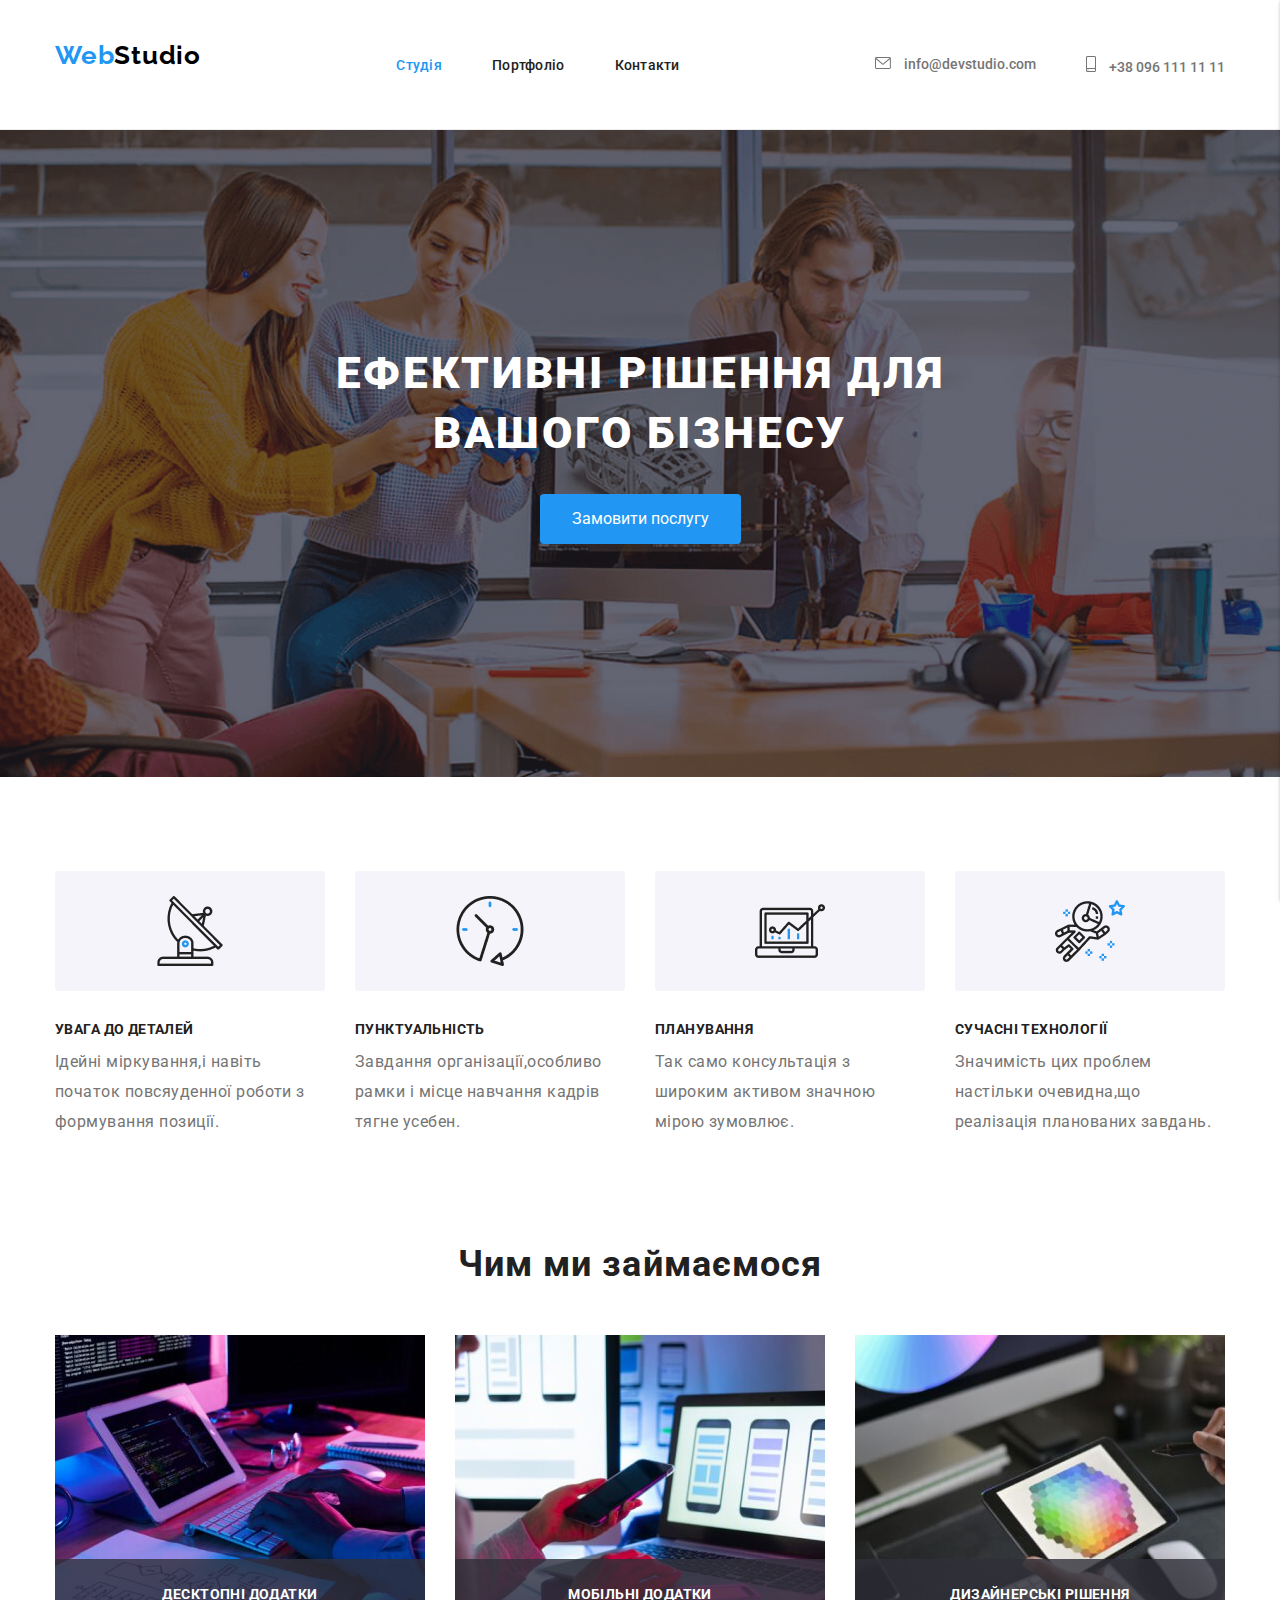
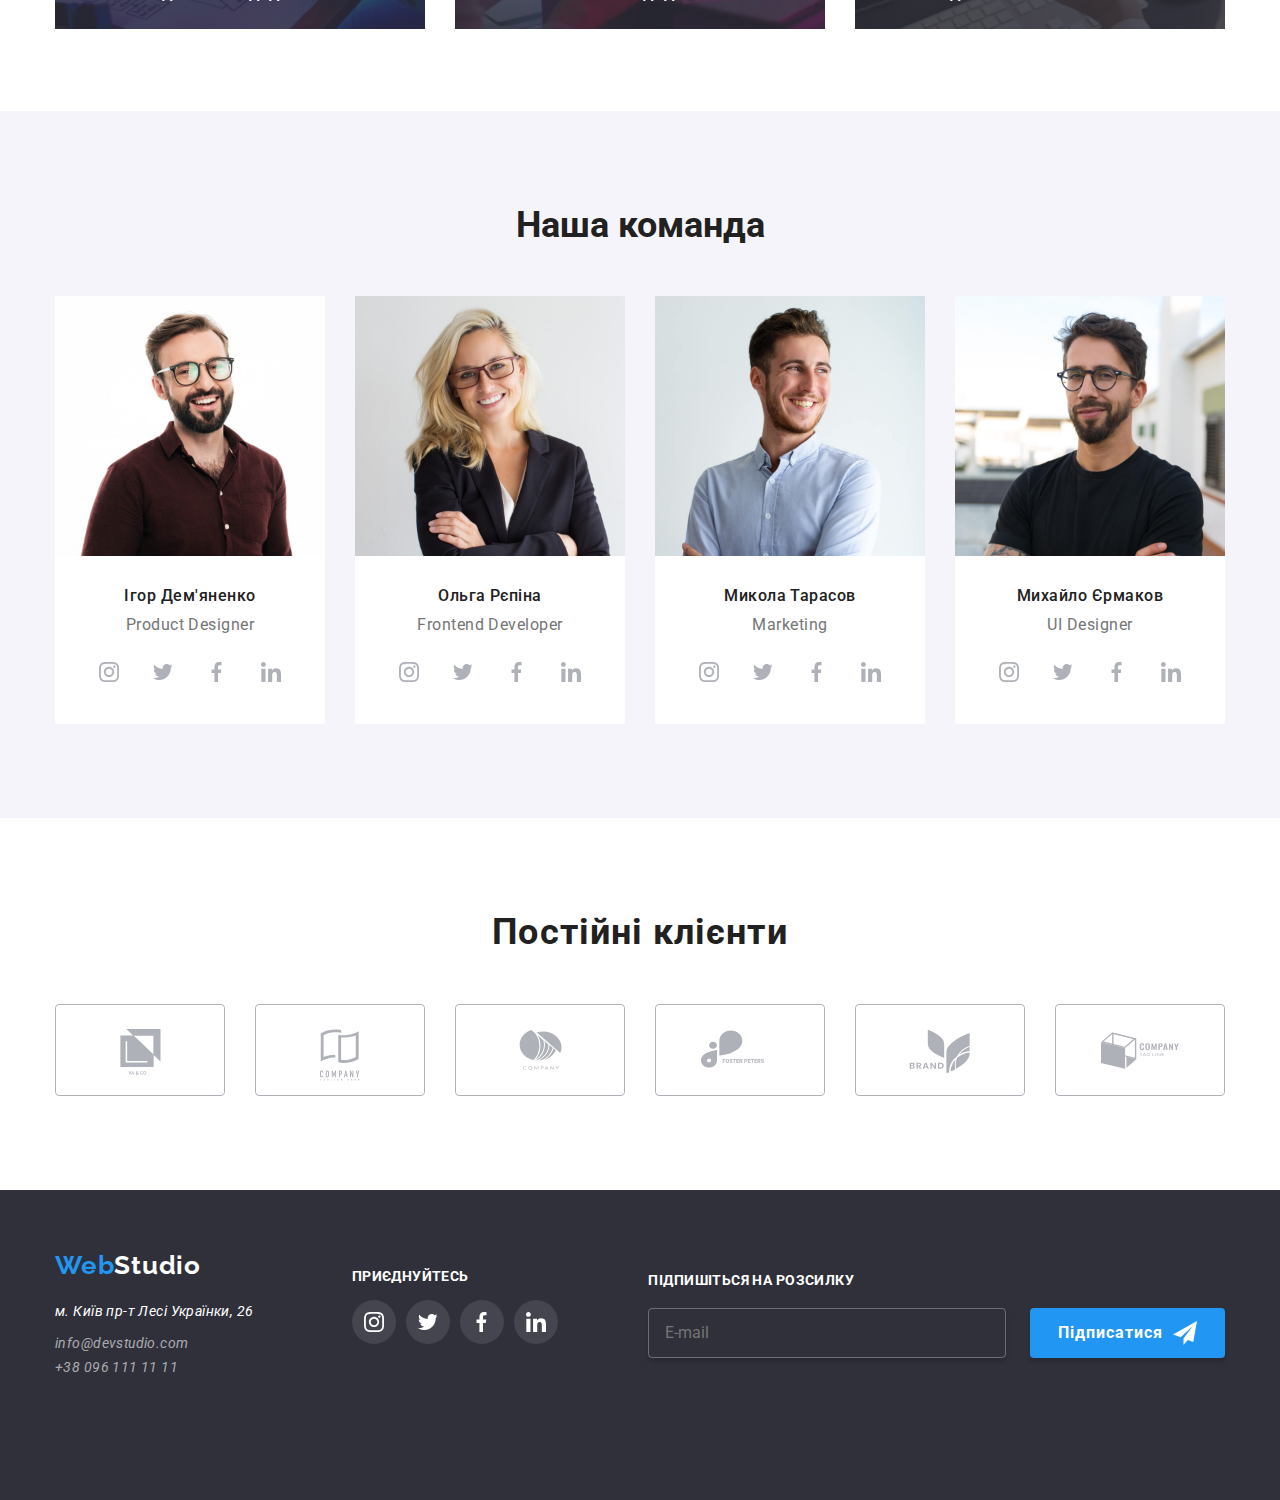
<file: index.html>
<!DOCTYPE html>
<html lang="en">
<head>
    <meta charset="UTF-8">
    <meta name="viewport" content="width=device-width, initial-scale=1.0">
    <title>Studio</title>
    <link rel="preconnect" href="https://fonts.googleapis.com">
    <link rel="preconnect" href="https://fonts.gstatic.com" crossorigin>
    <link href="https://fonts.googleapis.com/css2?family=Raleway:wght@700&family=Roboto:wght@400;500;700;900&display=swap" rel="stylesheet">
    <link rel="stylesheet" href="https://cdnjs.cloudflare.com/ajax/libs/modern-normalize/1.0.0/modern-normalize.min.css"/>
    <link rel="stylesheet" href="./css/style.css">
    <link rel="stylesheet" href="https://cdnjs.cloudflare.com/ajax/libs/animate.css/4.1.1/animate.min.css"/>
    <link rel="stylesheet" href="./css/style.min.css">
</head>
<!-- початок -->
<body>
    <header class="header">
        <div class="container">

        <a class="logo" href="">Web<span class="header-logo--style">Studio</span></a>

        <nav class="header-nav">
            <ul class="header-menu-list">
                <li class="header-menu-list__header-menu-item"><a class="header-menu current" href="#">Студія</a></li>
                <li class="header-menu-list__header-menu-item"><a class="header-menu"  href="./portfolio.html">Портфоліо</a></li> 
                <li class="header-menu-list__header-menu-item"><a class="header-menu"  href="#">Контакти</a></li>
            </ul>
        </nav>
        <address class="address">
        <a class="address__address-itee" href="mailto:info@devstudio.com">
            <svg class="address-svg" width="16" height="12">
                <use href="./svg/symbol-defs.svg#icon-address-itee-one"></use>
            </svg>
            info@devstudio.com</a>
        <a class="address__address-itee" href="tell:+380961111111">
            <svg class="address-svg" width="10" height="16">
                <use href="./svg/symbol-defs.svg#icon-address-itee-two"></use>
            </svg>
            +38 096 111 11 11</a>
    </address>

<!-- button mobile -->
<button class="btn-mobile" data-menu-button>
    <svg class="icon-mobile" aria-label="Перемикач меню">
        <use class="icon-open" href="./svg/symbol-defs.svg#icon-menu-menu"></use>
        <use class="icon-close" href="./svg/symbol-defs.svg#icon-close-menu"></use>
    </svg>
</button>
</div>
    </header> 
    <!-- мобільне меню -->  
    <div class="mobile-menu" data-menu>
        <div class="mobile-menu-div">
        <ul class="mobile-list-menu">
            <li class="mobile-list-menu__item"><a href="#" class="mobile-list-menu__link mobile-list-menu__mobile-current">Студія</a></li>
            <li class="mobile-list-menu__item"><a href="./portfolio.html" class="mobile-list-menu__link">Портфоліо</a></li>
            <li class="mobile-list-menu__item"><a href="#" class="mobile-list-menu__link">Контакти</a></li>
        </ul>

        <div class="mobile-menu-box">
            <address class="mobile-menu-address">
                <a class="mobile-menu__address-itee" href="tell:+380961111111">+38 096 111 11 11</a>
                <a class="mobile-menu__address-itee-two" href="mailto:info@devstudio.com">info@devstudio.com</a>
            </address>
        </div>

        <ul class="mobile-menu-list-two">
            <li class="mobile-menu-item"><a class="mobile-menu-link-two" href="#">Instagram</a></li>
            <hr class="mobile-menu-hr">
            <li class="mobile-menu-item"><a class="mobile-menu-link-two" href="#">Twitter</a></li>
            <hr class="mobile-menu-hr">
            <li class="mobile-menu-item"><a class="mobile-menu-link-two" href="#">Facebook</a></li>
            <hr class="mobile-menu-hr">
            <li class="mobile-menu-item"><a class="mobile-menu-link-two" href="#">LinkedIn</a></li>
        </ul>
    </div>
    </div>

    <main>
        <!-- Герой -->
        <section class="hero">

            <div class="container">

            <h1 class="hero__hero-title animate__animated animate__bounce backInLeft">Ефективні рішення для вашого бізнесу</h1>
            <button class="hero__hero-button  animate__animated animate__bounce backInLeft" type="button" data-modal-open>Замовити послугу</button>

        </div>

        </section>
        <!-- section-warning -->
        <section class="warning">

            <div class="container">

            <h2 class="visually-hidden">Edfuf lj ltnfktq</h2>
            <ul class="warning-list">
                <li class="warning-list__warning-item">
                    <div class="item-one"></div>
                    <h3 class="warning-list__warning-title">УВАГА ДО ДЕТАЛЕЙ</h3>
                    <p class="warning-list__warning-text">Ідейні міркування,і навіть початок повсяуденної роботи з формування позиції.</p>
                </li>
                <li class="warning-list__warning-item">
                    <div class="item-two"></div>
                    <h3 class="warning-list__warning-title">ПУНКТУАЛЬНІСТЬ</h3>
                    <p class="warning-list__warning-text">Завдання організації,особливо рамки і місце навчання кадрів тягне усебен.</p>
                </li>
                <li class="warning-list__warning-item">
                    <div class="item-three"></div>
                    <h3 class="warning-list__warning-title">ПЛАНУВАННЯ</h3>
                    <p class="warning-list__warning-text">Так само консультація з широким активом значною мірою зумовлює.</p>
                </li>
                <li class="warning-list__warning-item">
                    <div class="item-four"></div>
                    <h3 class="warning-list__warning-title">СУЧАСНІ ТЕХНОЛОГІЇ</h3>
                    <p class="warning-list__warning-text">Значимість цих проблем настільки очевидна,що реалізація планованих завдань.</p>
                </li>
            </ul>

        </div>

        </section>
            
        <!-- our-work -->
        <section class="our-work">

            <div class="container">

            <h2 class="our-work-title">Чим ми займаємося</h2>
            <ul class="our-work-list">
                <li class="our-work-list__our-work-item">

                    <picture>
                        <source srcset="./desktop/one-desktop@1x-desktop.jpg 1x, ./desktop/one-desktop@2x-desktop.jpg 2x"
                                media="(max-width:1200px)" type="image/webp">
                        <img src="./img/one-desktop@1x-desktop.jpg" alt="" width="370">
                    </picture>

                <div class="our-work-list__our-work-box">
                    <h3 class="our-work-list__our-work-text">Десктопні додатки</h3>
                </div>
                </li>
                <li class="our-work-list__our-work-item">
                    
                    <picture>
                        <source srcset="./desktop/two-desktop@1x-desktop.jpg 1x, ./desktop/two-desktop@2x-desktop.jpg 2x"
                                media="(max-width:1200px)" type="image/webp">
                        <img src="./img/two-desktop@1x-desktop.jpg" alt="" width="370">
                    </picture>

                <div class="our-work-list__our-work-box">
                    <h3 class="our-work-list__our-work-text">Мобільні додатки</h3>
                </div>
                </li>
                <li class="our-work-list__our-work-item">
                    
                    <picture>
                        <source srcset="./desktop/three-desktop@1x-desktop.jpg 1x, ./desktop/three-desktop@2x-desktop.jpg 2x"
                                media="(max-width:1200px)" type="image/webp">
                        <img src="./img/three-desktop@1x-desktop.jpg" alt="" width="370">
                    </picture>

                <div class="our-work-list__our-work-box">
                    <h3 class="our-work-list__our-work-text">Дизайнерські рішення</h3>
                </div>
                </li>
            </ul>

        </div>

    </section>

    <!-- team -->
    <section class="team">

        <div class="container">

        <h2 class="team__title">Наша команда</h2>
        <ul class="team-list">
            <li class="team-list__team-item">

                <picture>
                    <source srcset="./mobile/one@1x-mobile.jpg 1x, ./mobile/one@2x-mobile.jpg 2x"
                            media="(max-width:480px)" type="image/webp">
                    <source srcset="./tablet/one@1x-tablet.jpg 1x, ./tablet/one@2x-tablet.jpg 2x"
                            media="(max-width:768px)" type="image/webp">
                    <source srcset="./desktop/one@1x-desktop.jpg 1x, ./desktop/one@2x-desktop.jpg 2x"
                            media="(max-width:1200px)" type="image/webp">
                <img src="./img/one@1x-desktop.jpg" alt="Ігор Дем'яненко Product Designer" width="450">
                </picture>

                <h3 class="team-list__team-title">Ігор Дем'яненко</h3>
                <p class="team-list__team-text">Product Designer</p>

                <ul class="social-list">
                    <li class="social-list__social-item">
                    <a href="#" target="_blank" class="social-item__social-link">
                        <svg class="section-img-svg" width="20" height="20">
                        <use href="./svg/symbol-defs.svg#icon-section-img-one"></use>
                    </svg></a></li>
                    <li class="social-list__social-item">
                    <a href="#" target="_blank" class="social-item__social-link">
                        <svg class="section-img-svg" width="20" height="20">
                        <use href="./svg/symbol-defs.svg#icon-section-img-two"></use>
                    </svg></a></li>
                    <li class="social-list__social-item">
                    <a href="#" target="_blank" class="social-item__social-link">
                        <svg class="section-img-svg" width="20" height="20">
                        <use href="./svg/symbol-defs.svg#icon-section-img-three"></use>
                    </svg></a></li>
                    <li class="social-list__social-item">
                    <a href="#" target="_blank" class="social-item__social-link">
                        <svg class="section-img-svg" width="20" height="20">
                        <use href="./svg/symbol-defs.svg#icon-section-img-four"></use>
                    </svg></a></li>
                </ul>
            </li>
            <li class="team-list__team-item">

                <picture>
                    <source srcset="./mobile/two@1x-mobile.jpg 1x, ./mobile/two@2x-mobile.jpg 2x"
                            media="(max-width:480px)" type="image/webp">
                    <source srcset="./tablet/two@1x-tablet.jpg 1x, ./tablet/two@2x-tablet.jpg 2x"
                            media="(max-width:768px)" type="image/webp">
                    <source srcset="./desktop/two@1x-desktop.jpg 1x, ./desktop/two@2x-desktop.jpg 2x"
                            media="(max-width:1200px)" type="image/webp">
                <img src="./img/two@1x-desktop.jpg" alt="Ольга Рєпіна Frontend Developer" width="450">
                </picture>

                <h3 class="team-list__team-title">Ольга Рєпіна</h3>
                <p class="team-list__team-text">Frontend Developer</p>

                <ul class="social-list">
                    <li class="social-list__social-item">
                    <a href="#" target="_blank" class="social-item__social-link">
                        <svg class="section-img-svg" width="20" height="20">
                        <use href="./svg/symbol-defs.svg#icon-section-img-one"></use>
                    </svg></a></li>
                    <li class="social-list__social-item">
                    <a href="#" target="_blank" class="social-item__social-link">
                        <svg class="section-img-svg" width="20" height="20">
                        <use href="./svg/symbol-defs.svg#icon-section-img-two"></use>
                    </svg></a></li>
                    <li class="social-list__social-item">
                    <a href="#" target="_blank" class="social-item__social-link">
                        <svg class="section-img-svg" width="20" height="20">
                        <use href="./svg/symbol-defs.svg#icon-section-img-three"></use>
                    </svg></a></li>
                    <li class="social-list__social-item">
                    <a href="#" target="_blank" class="social-item__social-link">
                        <svg class="section-img-svg" width="20" height="20">
                        <use href="./svg/symbol-defs.svg#icon-section-img-four"></use>
                    </svg></a></li>
                </ul>
            </li>
            <li class="team-list__team-item">

                <picture>
                    <source srcset="./mobile/three@1x-mobile.jpg 1x, ./mobile/three@2x-mobile.jpg 2x"
                            media="(max-width:480px)" type="image/webp">
                    <source srcset="./tablet/three@1x-tablet.jpg 1x, ./tablet/three@2x-tablet.jpg 2x"
                            media="(max-width:768px)" type="image/webp">
                    <source srcset="./desktop/three@1x-desktop.jpg 1x, ./desktop/three@2x-desktop.jpg 2x"
                            media="(max-width:1200px)" type="image/webp">
                <img src="./img/three@1x-desktop.jpg" alt="Микола Тарасов Marketing" width="450">
                </picture>

                <h3 class="team-list__team-title">Микола Тарасов</h3>
                <p class="team-list__team-text">Marketing</p>

                <ul class="social-list">
                    <li class="social-list__social-item">
                    <a href="#" target="_blank" class="social-item__social-link">
                        <svg class="section-img-svg" width="20" height="20">
                        <use href="./svg/symbol-defs.svg#icon-section-img-one"></use>
                    </svg></a></li>
                    <li class="social-list__social-item">
                    <a href="#" target="_blank" class="social-item__social-link">
                        <svg class="section-img-svg" width="20" height="20">
                        <use href="./svg/symbol-defs.svg#icon-section-img-two"></use>
                    </svg></a></li>
                    <li class="social-list__social-item">
                    <a href="#" target="_blank" class="social-item__social-link">
                        <svg class="section-img-svg" width="20" height="20">
                        <use href="./svg/symbol-defs.svg#icon-section-img-three"></use>
                    </svg></a></li>
                    <li class="social-list__social-item">
                    <a href="#" target="_blank" class="social-item__social-link">
                        <svg class="section-img-svg" width="20" height="20">
                        <use href="./svg/symbol-defs.svg#icon-section-img-four"></use>
                    </svg></a></li>
                </ul>
            </li>
            <li class="team-list__team-item">

                <picture>
                    <source srcset="./mobile/four@1x-mobile.jpg 1x, ./mobile/four@2x-mobile.jpg 2x"
                            media="(max-width:480px)" type="image/webp">
                    <source srcset="./tablet/four@1x-tablet.jpg 1x, ./tablet/four@2x-tablet.jpg 2x"
                            media="(max-width:768px)" type="image/webp">
                    <source srcset="./desktop/four@1x-desktop.jpg 1x, ./desktop/four@2x-desktop.jpg 2x"
                            media="(max-width:1200px)" type="image/webp">
                    <img src="./img/four@1x-desktop.jpg" alt="Михайло Єрмаков UI Designer" width="450">
                </picture>

                <h3 class="team-list__team-title">Михайло Єрмаков</h3>
                <p class="team-list__team-text">UI Designer</p>

                <ul class="social-list">
                    <li class="social-list__social-item">
                    <a href="#" target="_blank" class="social-item__social-link">
                        <svg class="section-img-svg" width="20" height="20">
                        <use href="./svg/symbol-defs.svg#icon-section-img-one"></use>
                    </svg></a></li>
                    <li class="social-list__social-item">
                    <a href="#" target="_blank" class="social-item__social-link">
                        <svg class="section-img-svg" width="20" height="20">
                        <use href="./svg/symbol-defs.svg#icon-section-img-two"></use>
                    </svg></a></li>
                    <li class="social-list__social-item">
                    <a href="#" target="_blank" class="social-item__social-link">
                        <svg class="section-img-svg" width="20" height="20">
                        <use href="./svg/symbol-defs.svg#icon-section-img-three"></use>
                    </svg></a></li>
                    <li class="social-list__social-item">
                    <a href="#" target="_blank" class="social-item__social-link">
                        <svg class="section-img-svg" width="20" height="20">
                        <use href="./svg/symbol-defs.svg#icon-section-img-four"></use>
                    </svg></a></li>
                </ul>
            </li>
        </ul>

    </div>

    </section>

    <!-- customers -->
     <section class="customers">
        <h2 class="customers__customers-title">Постійні клієнти</h2>
        <ul class="customers-list">
            <li class="customers-list__customers-item">
                <a href="#" target="_blank" class="customers-list__customers-link">
                    <svg class="customers-list__customers-svg" width="41" height="46">
                        <use href="./svg/symbol-defs.svg#icon-customers-one"></use>
                    </svg>
                </a>
            </li>
            <li class="customers-list__customers-item">
                <a href="#" target="_blank" class="customers-list__customers-link">
                    <svg class="customers-list__customers-svg" width="40" height="52">
                        <use href="./svg/symbol-defs.svg#icon-customers-two"></use>
                    </svg>
                </a>
            </li>
            <li class="customers-list__customers-item">
                <a href="#" target="_blank" class="customers-list__customers-link">
                    <svg class="customers-list__customers-svg" width="43" height="41">
                        <use href="./svg/symbol-defs.svg#icon-customers-three"></use>
                    </svg>
                </a>
            </li>
            <li class="customers-list__customers-item">
                <a href="#" target="_blank" class="customers-list__customers-link">
                    <svg class="customers-list__customers-svg" width="84" height="40">
                        <use href="./svg/symbol-defs.svg#icon-customers-four"></use>
                    </svg>
                </a>
            </li>
            <li class="customers-list__customers-item">
                <a href="#" target="_blank" class="customers-list__customers-link">
                    <svg class="customers-list__customers-svg" width="62" height="45">
                        <use href="./svg/symbol-defs.svg#icon-customers-five"></use>
                    </svg>
                </a>
            </li>
            <li class="customers-list__customers-item">
                <a href="#" target="_blank" class="customers-list__customers-link">
                    <svg class="customers-list__customers-svg" width="93" height="43">
                        <use href="./svg/symbol-defs.svg#icon-customers-six"></use>
                    </svg>
                </a>
            </li>
        </ul>
     </section>
</main>

<!-- footer -->
<footer class="footer">

    <div class="container">

    <div class="footer-box">
            <a class="logo" href="">Web<span class="footer-logo--style">Studio</span></a>

    <address class="address-list">

    <ul class="footer-list">
        <li><a class="footer-list__footer-item" href="https://goo.gl/maps/kNEZdAXZ2F6Kcgue6" target="_blank">м. Київ пр-т Лесі Українки, 26</a></li>
        <li><a class="footer-list__footer-text" href="mailto:info@devstudio.com">info@devstudio.com</a></li>
        <li><a class="footer-list__footer-text" href="tell:+380961111111">+38 096 111 11 11</a></li>
    </ul>
    </address>
        </div>

     <div class="footer-box">
        <h2 class="footer-title">приєднуйтесь</h2>
        <ul class="social-list-two">
            <li class="social-list-two__social-item-two">
            <a href="#" target="_blank" class="social-item__social-link-two">
                <svg class="footer-img-svg" width="20" height="20">
                <use href="./svg/symbol-defs.svg#icon-section-img-one"></use>
            </svg></a></li>
            <li class="social-list-two__social-item-two">
            <a href="#" target="_blank" class="social-item__social-link-two">
                <svg class="footer-img-svg" width="20" height="20">
                <use href="./svg/symbol-defs.svg#icon-section-img-two"></use>
            </svg></a></li>
            <li class="social-list-two__social-item-two">
            <a href="#" target="_blank" class="social-item__social-link-two">
                <svg class="footer-img-svg" width="20" height="20">
                <use href="./svg/symbol-defs.svg#icon-section-img-three"></use>
            </svg></a></li>
            <li class="social-list-two__social-item-two">
            <a href="#" target="_blank" class="social-item__social-link-two">
                <svg class="footer-img-svg" width="20" height="20">
                <use href="./svg/symbol-defs.svg#icon-section-img-four"></use>
            </svg></a></li>
        </ul>
     </div>

     <div class="footer-box">
        <h3 class="footer-box__title">Підпишіться на розсилку</h3>
    <form class="footer-form">
        <input type="email" class="footer-form__form-input" required placeholder="E-mail">
        <button class="footer-form__button" type="button">Підписатися<svg class="footer-form__svg-one" width="24" height="24">
            <use href="./svg/symbol-defs.svg#icon-icon-send-1"></use>
        </svg>
    </button>
    </form>
     </div>
    </div>

</div>

</footer>

<!-- backdrop modal -->
<div class="backdrop is-hidden" data-modal>
    <div class="modal">
        <h2 class="modal-title">Залиште свої дані, ми вам передзвонимо</h2>
        <button type="submit" class="modal-btn" data-modal-close>
            <svg class="modal-icon-close" width="11" height="11">
                <use href="./svg/symbol-defs.svg#icon-icon-close"></use>
            </svg>
        </button>
        <form class="modal-form">
        <div class="form-fiel">
            <label for="username" class="form-label">Ім'я</label>
            <div class="modal-position">
                <input type="text" id="username" class="form-input" autofocus required>
                <svg class="modal-icon" width="18" height="18">
                    <use href="./svg/symbol-defs.svg#icon-person"></use>
                </svg>
            </div>
        </div>

        <div class="form-fiel">
            <label for="phone" class="form-label">Телефон</label>
            <div class="modal-position">
                <input type="text" id="username" class="form-input" autofocus required>
                <svg class="modal-icon" width="18" height="18">
                    <use href="./svg/symbol-defs.svg#icon-phone"></use>
                </svg>
            </div>
        </div>

        <div class="form-fiel">
            <label for="email" class="form-label">Пошта</label>
            <div class="modal-position">
                <input type="text" id="username" class="form-input" autofocus required>
                <svg class="modal-icon" width="18" height="18">
                    <use href="./svg/symbol-defs.svg#icon-email"></use>
                </svg>
            </div>
        </div>

        <div class="form-fiel">
            <label for="username" class="form-label">Коментар</label>
            <textarea name="feedback" id="username" rows="5" class="feedback" placeholder="Введіть текст"></textarea>
        </div>

        <div class="checkbox-box">
            <input type="checkbox" class="form-checkbox">
            <p class="form-text">Погоджуюся з розсилкою та приймаю<a href="" class="form-link form-text">Умови договору</a></p>
        </div>
        </form>

      <button class="modal-submit" type="submit">Відправити</button>
    </div>
  </div>

  <script src="./js/modal.js" type="module"></script>
  <script src="./js/mobile-menu.js" type="module"></script>

</body>
</file>
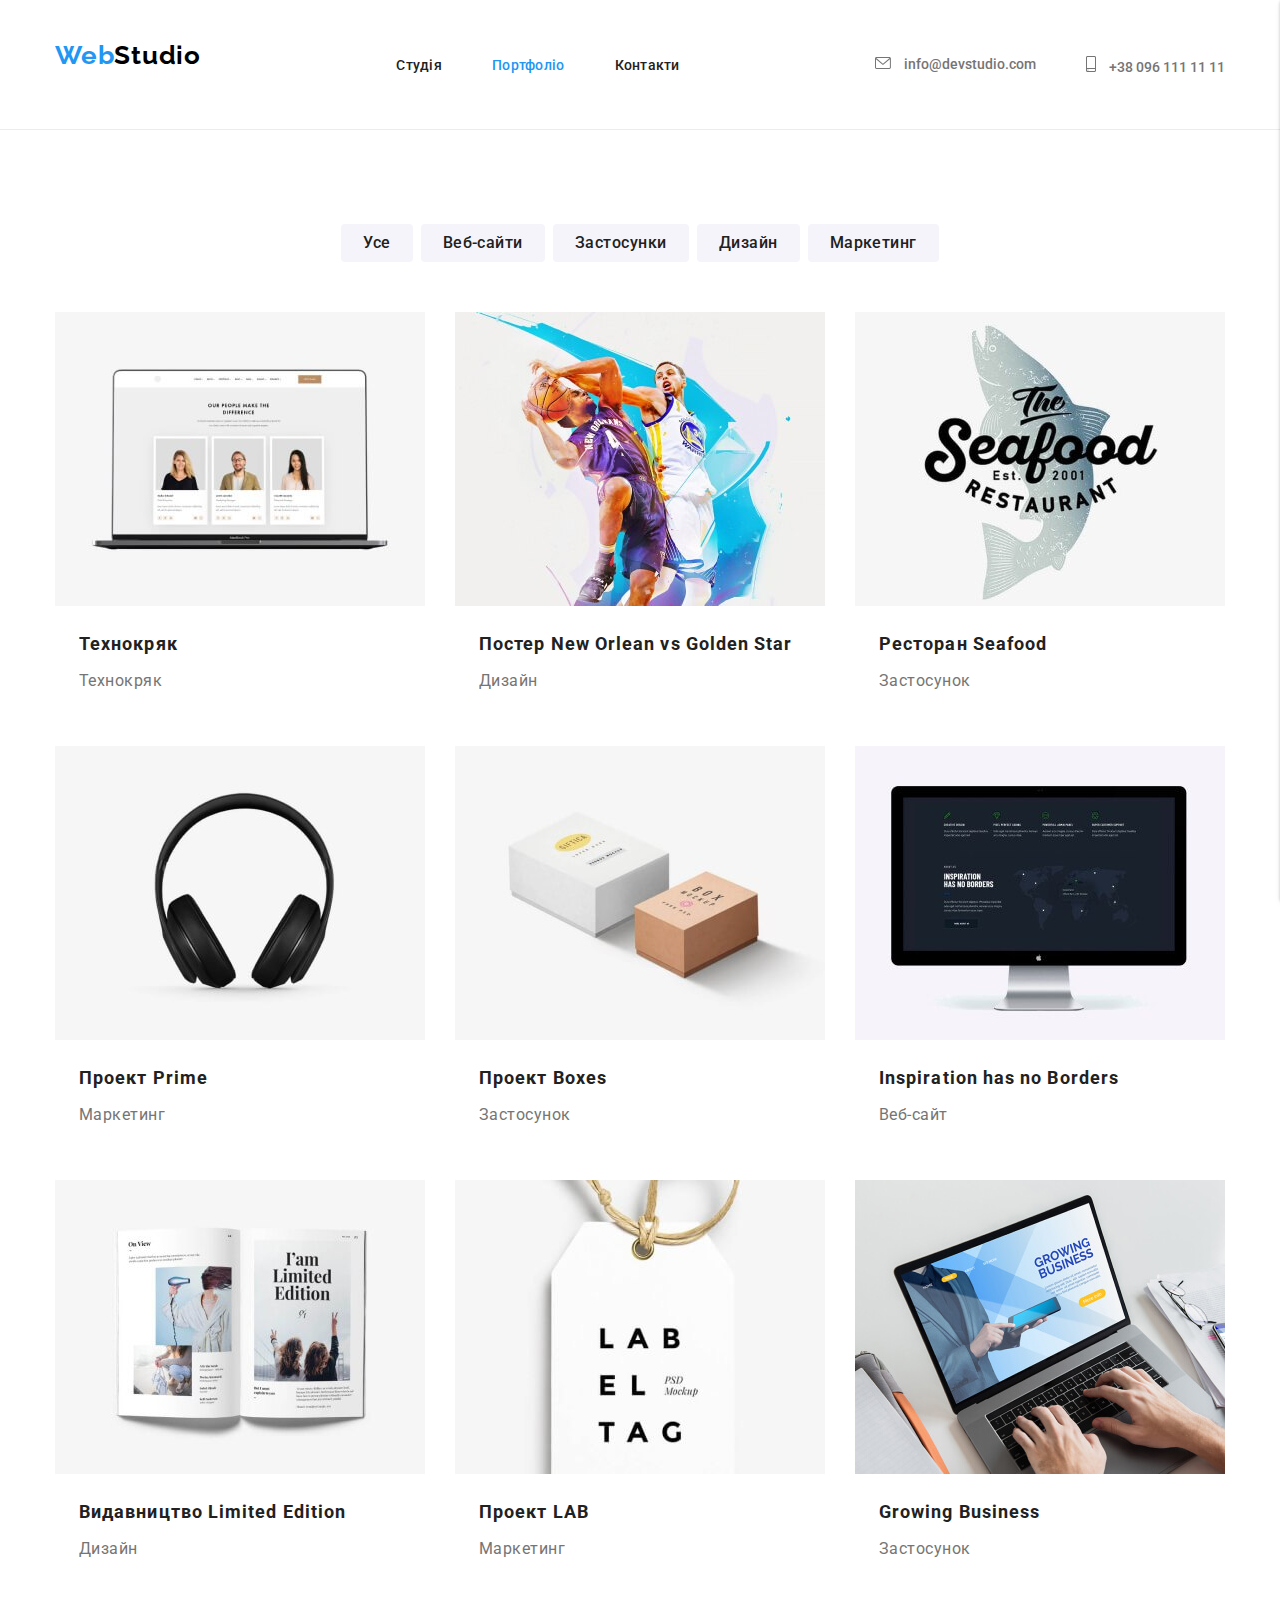
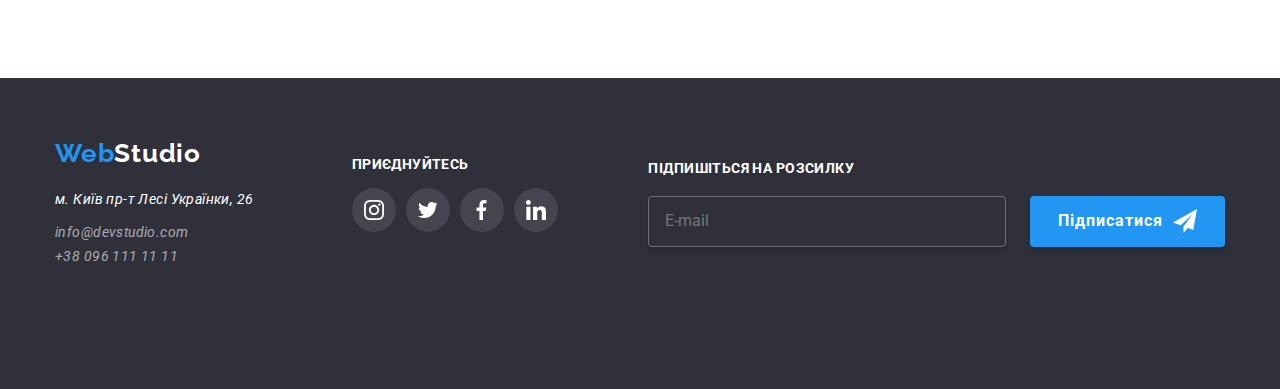
<file: portfolio.html>
<!DOCTYPE html>
<html lang="en">
<head>
    <meta charset="UTF-8">
    <meta name="viewport" content="width=device-width, initial-scale=1.0">
    <title>Portfolio</title>
    <link rel="preconnect" href="https://fonts.googleapis.com">
    <link rel="preconnect" href="https://fonts.gstatic.com" crossorigin>
    <link href="https://fonts.googleapis.com/css2?family=Raleway:wght@700&family=Roboto:wght@400;500;700;900&display=swap" rel="stylesheet">
    <link rel="stylesheet" href="https://cdnjs.cloudflare.com/ajax/libs/modern-normalize/1.0.0/modern-normalize.min.css" />
    <link rel="stylesheet" href="./css/style.css"> 
    <link rel="stylesheet" href="./css/style.min.css">
</head>
<body>
    <header class="header">
        <div class="container">

        <a class="logo" href="">Web<span class="header-logo--style">Studio</span></a>

        <nav class="header-nav">
            <ul class="header-menu-list">
                <li class="header-menu-list__header-menu-item"><a class="header-menu" href="./index.html">Студія</a></li>
                <li class="header-menu-list__header-menu-item"><a class="header-menu current"  href="#">Портфоліо</a></li> 
                <li class="header-menu-list__header-menu-item"><a class="header-menu"  href="#">Контакти</a></li>
            </ul>
        </nav>
        <address class="address">
        <a class="address__address-itee" href="mailto:info@devstudio.com">
            <svg class="address-svg" width="16" height="12">
                <use href="./svg/symbol-defs.svg#icon-address-itee-one"></use>
            </svg>
            info@devstudio.com</a>
        <a class="address__address-itee" href="tell:+380961111111">
            <svg class="address-svg" width="10" height="16">
                <use href="./svg/symbol-defs.svg#icon-address-itee-two"></use>
            </svg>
            +38 096 111 11 11</a>
    </address>

<!-- button mobile -->
<button class="btn-mobile" data-menu-button>
    <svg class="icon-mobile" aria-label="Перемикач меню">
        <use class="icon-open" href="./svg/symbol-defs.svg#icon-menu-menu"></use>
        <use class="icon-close" href="./svg/symbol-defs.svg#icon-close-menu"></use>
    </svg>
</button>
</div>
    </header> 
     <!-- мобільне меню -->  
    <div class="mobile-menu" data-menu>
        <div class="mobile-menu-div">
        <ul class="mobile-list-menu">
            <li class="mobile-list-menu__item"><a href="./index.html" class="mobile-list-menu__link">Студія</a></li>
            <li class="mobile-list-menu__item"><a href="#" class="mobile-list-menu__link mobile-list-menu__mobile-current">Портфоліо</a></li>
            <li class="mobile-list-menu__item"><a href="#" class="mobile-list-menu__link">Контакти</a></li>
        </ul>

        <div class="mobile-menu-box">
            <address class="mobile-menu-address">
                <a class="mobile-menu__address-itee" href="tell:+380961111111">+38 096 111 11 11</a>
                <a class="mobile-menu__address-itee-two" href="mailto:info@devstudio.com">info@devstudio.com</a>
            </address>
        </div>

        <ul class="mobile-menu-list-two">
            <li class="mobile-menu-item"><a class="mobile-menu-link-two" href="#">Instagram</a></li>
            <hr class="mobile-menu-hr">
            <li class="mobile-menu-item"><a class="mobile-menu-link-two" href="#">Twitter</a></li>
            <hr class="mobile-menu-hr">
            <li class="mobile-menu-item"><a class="mobile-menu-link-two" href="#">Facebook</a></li>
            <hr class="mobile-menu-hr">
            <li class="mobile-menu-item"><a class="mobile-menu-link-two" href="#">LinkedIn</a></li>
        </ul>
    </div>
    </div>
    <main>

        <!-- section-portfolio -->
        <section class="portfolio">

            <div class="container">

            <h2 class="visually-hidden">Портфоліо</h2>
            <ul class="portfolio-list">
                <li class="portfolio-list__portfolio-item"><button class="portfolio-list__portfolio-buton" type="button">Усе</button></li>
                <li class="portfolio-list__portfolio-item"><button class="portfolio-list__portfolio-buton" type="button">Веб-сайти</button></li>
                <li class="portfolio-list__portfolio-item"><button class="portfolio-list__portfolio-buton" type="button">Застосунки</button></li>
                <li class="portfolio-list__portfolio-item"><button class="portfolio-list__portfolio-buton" type="button">Дизайн</button></li>
                <li class="portfolio-list__portfolio-item"><button class="portfolio-list__portfolio-buton" type="button">Маркетинг</button></li>
            </ul>
            
        
            <ul class="portfolio-list-two">
                <li class="portfolio-list-two__portfolio-item">
                    <a href="" class="portfolio-list-two__portfolio-link">
                        <div class="overley-thumb">
                            <div class="overley">
                                <p class="overley-text">
                                    Ресурс пропонує комплексні пропозиції з різним рівнем функціоналу та сервісів. Все це дозволить відвідувачу отримати вичерпні відомості про компанію чи приватну особу.
                                </p>
                            </div>

                            <picture>
                                <source srcset="./mobile/portfolio-one@1x-mobile.jpg 1x, ./mobile/portfolio-one@2x-mobile.jpg 2x"
                                        media="(max-width:480px)" type="image/webp">
                                <source srcset="./tablet/portfolio-one@1x-tablet.jpg 1x, ./tablet/portfolio-one@2x-tablet.jpg 2x"
                                        media="(max-width:768px)" type="image/webp">
                                <source srcset="./desktop/portfolio-one@1x-desktop.jpg 1x, ./desktop/portfolio-one@2x-desktop.jpg 2x"
                                        media="(max-width:1200px)" type="image/webp">
                                <img src="./img/portfolio-one@1x-desktop.jpg" alt="Технокряк" width="370">
                            </picture>

                        </div>
                        <div class="portfolio-list-two__portfolio-box">
                            <h3 class="portfolio-list-two__portfolio-title">Технокряк</h3>
                            <p class="portfolio-list-two__portfolio-text">Технокряк</p>
                        </div>
                    </a>
                </li>
                <li class="portfolio-list-two__portfolio-item">
                    <a href="" class="portfolio-list-two__portfolio-link">
                        <div class="overley-thumb">
                            <div class="overley">
                                <p class="overley-text">
                                    Ресурс пропонує комплексні пропозиції з різним рівнем функціоналу та сервісів. Все це дозволить відвідувачу отримати вичерпні відомості про компанію чи приватну особу.
                                </p>
                            </div>

                            <picture>
                                <source srcset="./mobile/portfolio-two@1x-mobile.jpg 1x, ./mobile/portfolio-two@2x-mobile.jpg 2x"
                                        media="(max-width:480px)" type="image/webp">
                                <source srcset="./tablet/portfolio-two@1x-tablet.jpg 1x, ./tablet/portfolio-two@2x-tablet.jpg 2x"
                                        media="(max-width:768px)" type="image/webp">
                                <source srcset="./desktop/portfolio-two@1x-desktop.jpg 1x, ./desktop/portfolio-two@2x-desktop.jpg 2x"
                                        media="(max-width:1200px)" type="image/webp">
                                <img src="./img/portfolio-two@1x-desktop.jpg" alt="Постер New Orlean vs Golden Star" width="370">
                            </picture>

                        </div>
                        <div class="portfolio-list-two__portfolio-box">
                            <h3 class="portfolio-list-two__portfolio-title">Постер New Orlean vs Golden Star</h3>
                            <p class="portfolio-list-two__portfolio-text">Дизайн</p>
                        </div>
                    </a>
                </li>
                <li class="portfolio-list-two__portfolio-item">
                    <a href="" class="portfolio-list-two__portfolio-link">
                        <div class="overley-thumb">
                            <div class="overley">
                                <p class="overley-text">
                                    Ресурс пропонує комплексні пропозиції з різним рівнем функціоналу та сервісів. Все це дозволить відвідувачу отримати вичерпні відомості про компанію чи приватну особу.
                                </p>
                            </div>

                            <picture>
                                <source srcset="./mobile/portfolio-three@1x-mobile.jpg 1x, ./mobile/portfolio-three@2x-mobile.jpg 2x"
                                        media="(max-width:480px)" type="image/webp">
                                <source srcset="./tablet/portfolio-three@1x-tablet.jpg 1x, ./tablet/portfolio-three@2x-tablet.jpg 2x"
                                        media="(max-width:768px)" type="image/webp">
                                <source srcset="./desktop/portfolio-three@1x-desktop.jpg 1x, ./desktop/portfolio-three@2x-desktop.jpg 2x"
                                        media="(max-width:1200px)" type="image/webp">
                                <img src="./img/portfolio-three@1x-desktop.jpg" alt="Ресторан Seafood" width="370">
                            </picture>

                        </div>
                        <div class="portfolio-list-two__portfolio-box">
                            <h3 class="portfolio-list-two__portfolio-title">Ресторан Seafood</h3>
                            <p class="portfolio-list-two__portfolio-text">Застосунок</p>
                        </div>
                    </a>
                </li>
                <li class="portfolio-list-two__portfolio-item">
                    <a href="" class="portfolio-list-two__portfolio-link">
                        <div class="overley-thumb">
                            <div class="overley">
                                <p class="overley-text">
                                    Ресурс пропонує комплексні пропозиції з різним рівнем функціоналу та сервісів. Все це дозволить відвідувачу отримати вичерпні відомості про компанію чи приватну особу.
                                </p>
                            </div>

                            <picture>
                                <source srcset="./mobile/portfolio-four@1x-mobile.jpg 1x, ./mobile/portfolio-four@2x-mobile.jpg 2x"
                                        media="(max-width:480px)" type="image/webp">
                                <source srcset="./tablet/portfolio-four@1x-tablet.jpg 1x, ./tablet/portfolio-four@2x-tablet.jpg 2x"
                                        media="(max-width:768px)" type="image/webp">
                                <source srcset="./desktop/portfolio-four@1x-desktop.jpg 1x, ./desktop/portfolio-four@2x-desktop.jpg 2x"
                                        media="(max-width:1200px)" type="image/webp">
                                <img src="./img/portfolio-four@1x-desktop.jpg" alt="Проект Prime" width="370">
                            </picture>
    
                        </div>
                        <div class="portfolio-list-two__portfolio-box">
                            <h3 class="portfolio-list-two__portfolio-title">Проект Prime</h3>
                            <p class="portfolio-list-two__portfolio-text">Маркетинг</p>
                        </div>
                    </a>
                </li>
                <li class="portfolio-list-two__portfolio-item">
                    <a href="" class="portfolio-list-two__portfolio-link">
                        <div class="overley-thumb">
                            <div class="overley">
                                <p class="overley-text">
                                    Ресурс пропонує комплексні пропозиції з різним рівнем функціоналу та сервісів. Все це дозволить відвідувачу отримати вичерпні відомості про компанію чи приватну особу.
                                </p>
                            </div>

                            <picture>
                                <source srcset="./mobile/portfolio-five@1x-mobile.jpg 1x, ./mobile/portfolio-five@2x-mobile.jpg 2x"
                                        media="(max-width:480px)" type="image/webp">
                                <source srcset="./tablet/portfolio-five@1x-tablet.jpg 1x, ./tablet/portfolio-five@2x-tablet.jpg 2x"
                                        media="(max-width:768px)" type="image/webp">
                                <source srcset="./desktop/portfolio-five@1x-desktop.jpg 1x, ./desktop/portfolio-five@2x-desktop.jpg 2x"
                                        media="(max-width:1200px)" type="image/webp">
                                <img src="./img/portfolio-five@1x-desktop.jpg" alt="Проект Boxes" width="370">
                            </picture>

                        </div>
                        <div class="portfolio-list-two__portfolio-box">
                            <h3 class="portfolio-list-two__portfolio-title">Проект Boxes</h3>
                            <p class="portfolio-list-two__portfolio-text">Застосунок</p>
                        </div>
                    </a>
                </li>
                <li class="portfolio-list-two__portfolio-item">
                    <a href="" class="portfolio-list-two__portfolio-link">
                        <div class="overley-thumb">
                            <div class="overley">
                                <p class="overley-text">
                                    Ресурс пропонує комплексні пропозиції з різним рівнем функціоналу та сервісів. Все це дозволить відвідувачу отримати вичерпні відомості про компанію чи приватну особу.
                                </p>
                            </div>

                            <picture>
                                <source srcset="./mobile/portfolio-six@1x-mobile.jpg 1x, ./mobile/portfolio-six@2x-mobile.jpg 2x"
                                        media="(max-width:480px)" type="image/webp">
                                <source srcset="./tablet/portfolio-six@1x-tablet.jpg 1x, ./tablet/portfolio-six@2x-tablet.jpg 2x"
                                        media="(max-width:768px)" type="image/webp">
                                <source srcset="./desktop/portfolio-six@1x-desktop.jpg 1x, ./desktop/portfolio-six@2x-desktop.jpg 2x"
                                        media="(max-width:1200px)" type="image/webp">
                                <img src="./img/portfolio-six@1x-desktop.jpg" alt="Inspiration has no Borders" width="370">
                            </picture>
                            
                        </div>
                        <div class="portfolio-list-two__portfolio-box">
                            <h3 class="portfolio-list-two__portfolio-title">Inspiration has no Borders</h3>
                            <p class="portfolio-list-two__portfolio-text">Веб-сайт</p>
                        </div>
                    </a>
                </li>
                <li class="portfolio-list-two__portfolio-item">
                    <a href="" class="portfolio-list-two__portfolio-link">
                        <div class="overley-thumb">
                            <div class="overley">
                                <p class="overley-text">
                                    Ресурс пропонує комплексні пропозиції з різним рівнем функціоналу та сервісів. Все це дозволить відвідувачу отримати вичерпні відомості про компанію чи приватну особу.
                                </p>
                            </div>

                            <picture>
                                <source srcset="./mobile/portfolio-seven@1x-mobile.jpg 1x, ./mobile/portfolio-seven@2x-mobile.jpg 2x"
                                        media="(max-width:480px)" type="image/webp">
                                <source srcset="./tablet/portfolio-seven@1x-tablet.jpg 1x, ./tablet/portfolio-seven@2x-tablet.jpg 2x"
                                        media="(max-width:768px)" type="image/webp">
                                <source srcset="./desktop/portfolio-seven@1x-desktop.jpg 1x, ./desktop/portfolio-seven@2x-desktop.jpg 2x"
                                        media="(max-width:1200px)" type="image/webp">
                                <img src="./img/portfolio-seven@1x-desktop.jpg" alt="Видавництво Limited Edition" width="370">
                            </picture>

                        </div>
                        <div class="portfolio-list-two__portfolio-box">
                            <h3 class="portfolio-list-two__portfolio-title">Видавництво Limited Edition</h3>
                            <p class="portfolio-list-two__portfolio-text">Дизайн</p>
                        </div>
                    </a>
                </li>
                <li class="portfolio-list-two__portfolio-item">
                    <a href="" class="portfolio-list-two__portfolio-link">
                        <div class="overley-thumb">
                            <div class="overley">
                                <p class="overley-text">
                                    Ресурс пропонує комплексні пропозиції з різним рівнем функціоналу та сервісів. Все це дозволить відвідувачу отримати вичерпні відомості про компанію чи приватну особу.
                                </p>
                            </div>

                            <picture>
                                <source srcset="./mobile/portfolio-eight@1x-mobile.jpg 1x, ./mobile/portfolio-eight@2x-mobile.jpg 2x"
                                        media="(max-width:480px)" type="image/webp">
                                <source srcset="./tablet/portfolio-eight@1x-tablet.jpg 1x, ./tablet/portfolio-eight@2x-tablet.jpg 2x"
                                        media="(max-width:768px)" type="image/webp">
                                <source srcset="./desktop/portfolio-eight@1x-desktop.jpg 1x, ./desktop/portfolio-eight@2x-desktop.jpg 2x"
                                        media="(max-width:1200px)" type="image/webp">
                                <img src="./img/portfolio-eight@1x-desktop.jpg" alt="Проект LAB" width="370">
                            </picture>


                        </div>
                        <div class="portfolio-list-two__portfolio-box">
                            <h3 class="portfolio-list-two__portfolio-title">Проект LAB</h3>
                            <p class="portfolio-list-two__portfolio-text">Маркетинг</p>
                        </div>
                    </a>
                </li>
                <li class="portfolio-list-two__portfolio-item">
                    <a href="" class="portfolio-list-two__portfolio-link">
                        <div class="overley-thumb">
                            <div class="overley">
                                <p class="overley-text">
                                    Ресурс пропонує комплексні пропозиції з різним рівнем функціоналу та сервісів. Все це дозволить відвідувачу отримати вичерпні відомості про компанію чи приватну особу.
                                </p>
                            </div>

                            <picture>
                                <source srcset="./mobile/portfolio-nine@1x-mobile.jpg 1x, ./mobile/portfolio-nine@2x-mobile.jpg 2x"
                                        media="(max-width:480px)" type="image/webp">
                                <source srcset="./tablet/portfolio-nine@1x-tablet.jpg 1x, ./tablet/portfolio-nine@2x-tablet.jpg 2x"
                                        media="(max-width:768px)" type="image/webp">
                                <source srcset="./desktop/portfolio-nine@1x-desktop.jpg 1x, ./desktop/portfolio-nine@2x-desktop.jpg 2x"
                                        media="(max-width:1200px)" type="image/webp">
                                <img src="./img/portfolio-nine@1x-desktop.jpg" alt="Growing Business" width="370">
                            </picture>

                        </div>
                        <div class="portfolio-list-two__portfolio-box">
                            <h3 class="portfolio-list-two__portfolio-title">Growing Business</h3>
                            <p class="portfolio-list-two__portfolio-text">Застосунок</p>
                        </div>
                    </a>
                </li>
            </ul>

        </div>

        </section>
    </main>

<!-- footer -->
<footer class="footer">

    <div class="container">
    <div class="footer-box">
            <a class="logo" href="">Web<span class="footer-logo--style">Studio</span></a>

    <address class="address-list">

    <ul class="footer-list">
        <li><a class="footer-list__footer-item" href="https://goo.gl/maps/kNEZdAXZ2F6Kcgue6" target="_blank">м. Київ пр-т Лесі Українки, 26</a></li>
        <li><a class="footer-list__footer-text" href="mailto:info@devstudio.com">info@devstudio.com</a></li>
        <li><a class="footer-list__footer-text" href="tell:+380961111111">+38 096 111 11 11</a></li>
    </ul>
    </address>
        </div>

     <div class="footer-box">
        <h2 class="footer-title">приєднуйтесь</h2>
        <ul class="social-list-two">
            <li class="social-list-two__social-item-two">
            <a href="#" target="_blank" class="social-item__social-link-two">
                <svg class="footer-img-svg" width="20" height="20">
                <use href="./svg/symbol-defs.svg#icon-section-img-one"></use>
            </svg></a></li>
            <li class="social-list-two__social-item-two">
            <a href="#" target="_blank" class="social-item__social-link-two">
                <svg class="footer-img-svg" width="20" height="20">
                <use href="./svg/symbol-defs.svg#icon-section-img-two"></use>
            </svg></a></li>
            <li class="social-list-two__social-item-two">
            <a href="#" target="_blank" class="social-item__social-link-two">
                <svg class="footer-img-svg" width="20" height="20">
                <use href="./svg/symbol-defs.svg#icon-section-img-three"></use>
            </svg></a></li>
            <li class="social-list-two__social-item-two">
            <a href="#" target="_blank" class="social-item__social-link-two">
                <svg class="footer-img-svg" width="20" height="20">
                <use href="./svg/symbol-defs.svg#icon-section-img-four"></use>
            </svg></a></li>
        </ul>
     </div>

     <div class="footer-box">
        <h3 class="footer-box__title">Підпишіться на розсилку</h3>
    <form class="footer-form">
        <input type="email" class="footer-form__form-input" required placeholder="E-mail">
        <button class="footer-form__button" type="button">Підписатися<svg class="footer-form__svg-one" width="24" height="24">
            <use href="./svg/symbol-defs.svg#icon-icon-send-1"></use>
        </svg>
    </button>
    </form>
     </div>
    </div>

</div>

</footer>


<script src="./js/mobile-menu.js" type="module"></script>

</body>
</html>
</file>
<file: css/style.css>
.visually-hidden {
  position: absolute !important;
  clip: rect(1px 1px 1px 1px);
  clip: rect(1px, 1px, 1px, 1px);
  padding: 0 !important;
  border: 0 !important;
  height: 1px !important;
  width: 1px !important;
  overflow: hidden;
}

img {
  display: block;
  width: 100%;
  height: auto;
}

h1,
h2,
h3,
h4,
h5,
h6,
ul,
p {
  margin: 0px;
  padding: 0px;
}

body {
  font-family: "Roboto", sans-serif;
  font-style: normal;
}

li {
  list-style: none;
}

a {
  text-decoration: none;
}

.modal-submit, .hero__hero-button {
  color: #2196F3;
  font-size: 16px;
  color: white;
  background-color: #2196F3;
  text-decoration: #2196F3;
  border: none;
  border-radius: 4px;
  line-height: 1.875;
  display: flex;
  margin: 0px auto;
  cursor: pointer;
  transition-property: background-color;
  transition-duration: 250ms;
  transition-timing-function: cubic-bezier(0.4, 0, 0.2, 1);
}
.modal-submit:hover, .hero__hero-button:hover, .modal-submit:focus, .hero__hero-button:focus {
  background-color: #FFF;
  color: #2196F3;
}

.container {
  width: 100%;
  padding-left: 15px;
  padding-right: 15px;
  margin-left: auto;
  margin-right: auto;
}
@media screen and (min-width: 480px) {
  .container {
    max-width: 480px;
  }
}
@media screen and (min-width: 768px) {
  .container {
    max-width: 768px;
  }
}
@media screen and (min-width: 1200px) {
  .container {
    max-width: 1200px;
  }
}

.logo {
  color: #2196F3;
  font-family: "Raleway", sans-serif;
  font-weight: 700;
  line-height: normal;
  letter-spacing: 0.78px;
  text-align: center;
  margin-bottom: 20px;
}
@media screen and (min-width: 480px) {
  .logo {
    font-size: 24px;
  }
}
@media screen and (min-width: 768px) {
  .logo {
    font-size: 26px;
  }
}
@media screen and (min-width: 1200px) {
  .logo {
    font-size: 26px;
    text-align: start;
  }
}

.logo:hover,
.logo:focus {
  color: #F5F4FA;
}

.header {
  display: flex;
  border-bottom: 1px solid #ececec;
  /* position: fixed;
    top: 0;
    left: 0;
    width: 100%;
    background: #ffffff;

    z-index: 100; */
}
@media screen and (min-width: 480px) {
  .header {
    padding-top: 16px;
    padding-bottom: 16px;
  }
}
@media screen and (min-width: 768px) {
  .header {
    padding-top: 30px;
    padding-bottom: 30px;
  }
}
@media screen and (min-width: 1200px) {
  .header {
    padding-top: 25px;
    padding-bottom: 24px;
  }
}

.header > .container {
  display: flex;
  align-items: center;
  justify-content: space-between;
}

.header-menu:not(:last-child) {
  margin-right: 50px;
  color: #212121;
}

.header-logo--style {
  color: #000;
}
.header-logo--style:hover, .header-logo--style:focus {
  color: #2196F3;
}

.header-menu {
  color: #212121;
  font-size: 14px;
  font-style: normal;
  font-weight: 500;
  line-height: normal;
  letter-spacing: 0.28px;
  transition-property: color;
  transition-duration: 250ms;
  transition-timing-function: cubic-bezier(0.4, 0, 0.2, 1);
}

.header-menu:focus {
  color: #2196F3;
}

.header-menu:hover,
.header-menu:focus {
  color: #2196F3;
  cursor: pointer;
}

.current {
  position: relative;
  color: #2196F3;
}

.current::after {
  position: absolute;
  content: " ";
  width: 100%;
  height: 4px;
  border-radius: 2px;
  left: 0;
  background-color: #2196F3;
  transform: scaleX(0);
  transition: transform 250ms cubic-bezier(0.4, 0, 0.2, 1);
}
@media screen and (min-width: 768px) {
  .current::after {
    bottom: -45px;
  }
}
@media screen and (min-width: 1200px) {
  .current::after {
    bottom: -55px;
  }
}

.current:hover::after {
  transform: scaleX(1);
}

.header-menu-list__header-menu-item {
  display: flex;
  padding-left: 0px;
  color: #757575;
  font-family: Roboto;
  font-size: 14px;
  font-style: normal;
  font-weight: 500;
  line-height: normal;
  letter-spacing: 0.28px;
}
.header-menu-list__header-menu-item:not(:last-child) {
  margin-right: 50px;
}

.header-menu-list {
  font-style: normal;
  font-weight: 500;
  line-height: normal;
  letter-spacing: 0.28px;
}
@media screen and (min-width: 480px) {
  .header-menu-list {
    display: none;
  }
}
@media screen and (min-width: 768px) {
  .header-menu-list {
    display: flex;
  }
}
@media screen and (min-width: 1200px) {
  .header-menu-list {
    display: flex;
    padding-left: 0px;
    padding-top: 32px;
    padding-bottom: 32px;
    font-family: Roboto;
    font-size: 14px;
  }
  .header-menu-list:not(:last-child) {
    margin-right: 50px;
  }
}

@media screen and (min-width: 480px) {
  .address {
    display: none;
  }
}
@media screen and (min-width: 768px) {
  .address {
    display: flex;
    flex-direction: column;
    gap: 10px;
  }
}
@media screen and (min-width: 1200px) {
  .address {
    display: flex;
    flex-direction: row;
    gap: 50px;
  }
}

.address__address-itee {
  color: #757575;
  font-size: 14px;
  font-style: normal;
  font-weight: 500;
  line-height: normal;
  transition-property: color;
  transition-duration: 250ms;
  transition-timing-function: cubic-bezier(0.4, 0, 0.2, 1);
}
.address__address-itee:hover, .address__address-itee:focus {
  color: #2196F3;
  cursor: pointer;
}

.address-item {
  padding-top: 32px;
  padding-bottom: 32px;
  margin-right: 50px;
  color: #757575;
}
.address-item:hover {
  color: #2196F3;
  cursor: pointer;
}

.address-iteem {
  padding-top: 32px;
  padding-bottom: 32px;
  color: #757575;
}
.address-iteem:not(:first-child) {
  margin-left: 50px;
}

.address-svg {
  margin-right: 10px;
  fill: currentColor;
}

.btn-mobile {
  position: relative;
  z-index: 120;
  background-color: transparent;
  border: none;
  display: -webkit-box;
}
@media screen and (min-width: 768px) {
  .btn-mobile {
    display: none;
  }
}

.icon-mobile {
  position: absolute;
  left: -30px;
  top: -20px;
  width: 40px;
  height: 40px;
}

.icon-close {
  display: none;
}

.is-open .icon-close {
  display: block;
}
.is-open .icon-open {
  display: none;
}

.mobile-menu {
  position: fixed;
  top: 0;
  right: 0;
  right: -100%;
  z-index: 100;
  width: 100%;
  height: 100vh;
  box-shadow: 0 1px 3px 0 rgba(0, 0, 0, 0.16), 0 2px 4px 0 rgba(0, 0, 0, 0.08), 0 4px 8px 0 rgba(0, 0, 0, 0.04);
  background: #fff;
  transition: right 0.5s;
}
.mobile-menu.is-open {
  right: 0;
}

.mobile-menu-div {
  margin: 48px 40px;
}

.mobile-list-menu {
  margin-bottom: 302px;
}

.mobile-list-menu__item {
  margin-bottom: 32px;
}

.mobile-list-menu__link {
  font-weight: 500;
  font-size: 40px;
  letter-spacing: 0.02em;
  color: #212121;
}
.mobile-list-menu__link:hover, .mobile-list-menu__link:focus {
  color: #2196F3;
}

.mobile-list-menu__mobile-current {
  color: #2196F3;
}

.mobile-menu-address {
  margin-bottom: 64px;
}

.mobile-menu__address-itee {
  font-weight: 500;
  font-size: 34px;
  letter-spacing: 0.02em;
  color: #2196F3;
  margin-bottom: 32px;
}
.mobile-menu__address-itee:hover, .mobile-menu__address-itee:focus {
  color: #757575;
}

.mobile-menu__address-itee-two {
  font-weight: 500;
  font-size: 24px;
  letter-spacing: 0.02em;
  color: #757575;
}
.mobile-menu__address-itee-two:hover, .mobile-menu__address-itee-two:focus {
  color: #2196F3;
}

.mobile-menu-list-two {
  display: flex;
}

.mobile-menu-link-two {
  font-weight: 500;
  font-size: 18px;
  line-height: 122%;
  letter-spacing: 0.02em;
  color: #2196F3;
}
.mobile-menu-link-two:hover, .mobile-menu-link-two:focus {
  color: #757575;
}

.mobile-menu-hr {
  border: 1px solid rgba(33, 33, 33, 0.2);
  width: 22px;
  height: 0px;
  transform: rotate(-90deg);
}

.hero {
  background-size: cover;
  background-position: center;
  padding-top: 214px;
  padding-bottom: 138px;
  text-align: center;
  background-image: linear-gradient(rgba(47, 48, 58, 0.4), rgba(47, 48, 58, 0.4)), url(../mobile/hero@1x-mobile.png);
}
@media (min-device-pixel-ratio: 2), (min-resolution: 192dpi), (min-resolution: 2dppx) {
  .hero {
    background-image: linear-gradient(rgba(47, 48, 58, 0.4), rgba(47, 48, 58, 0.4)), url(../mobile/hero@2x-mobile.png);
  }
}
@media screen and (min-width: 768px) {
  .hero {
    padding-bottom: 233px;
    background-image: linear-gradient(rgba(47, 48, 58, 0.4), rgba(47, 48, 58, 0.4)), url(../tablet/hero@1x-tablet.png);
  }
}
@media screen and (min-width: 768px) and (min-device-pixel-ratio: 2), screen and (min-width: 768px) and (min-resolution: 192dpi), screen and (min-width: 768px) and (min-resolution: 2dppx) {
  .hero {
    background-image: linear-gradient(rgba(47, 48, 58, 0.4), rgba(47, 48, 58, 0.4)), url(../tablet/hero@2x-tablet.png);
  }
}
@media screen and (min-width: 1200px) {
  .hero {
    background-image: linear-gradient(rgba(47, 48, 58, 0.4), rgba(47, 48, 58, 0.4)), url(../img/hero.png);
  }
}
@media screen and (min-width: 1200px) and (min-device-pixel-ratio: 2), screen and (min-width: 1200px) and (min-resolution: 192dpi), screen and (min-width: 1200px) and (min-resolution: 2dppx) {
  .hero {
    background-image: linear-gradient(rgba(47, 48, 58, 0.4), rgba(47, 48, 58, 0.4)), url(../desktop/hero@2x-decktop.png);
  }
}

.hero__hero-title {
  text-align: center;
  font-weight: 900;
  line-height: 1.36;
  color: #FFF;
  font-family: Roboto;
  font-style: normal;
  line-height: 60px;
  letter-spacing: 2.64px;
  text-transform: uppercase;
  margin-right: auto;
  margin-left: auto;
}
@media screen and (min-width: 480px) {
  .hero__hero-title {
    width: 360px;
    font-size: 26px;
    margin-bottom: 30px;
    line-height: 162%;
    letter-spacing: 0.06em;
  }
}
@media screen and (min-width: 768px) {
  .hero__hero-title {
    width: 360px;
    font-size: 26px;
    margin-bottom: 37px;
    line-height: 162%;
    letter-spacing: 0.06em;
  }
}
@media screen and (min-width: 1200px) {
  .hero__hero-title {
    width: 696px;
    font-size: 44px;
    margin-bottom: 30px;
    line-height: 136%;
    letter-spacing: 0.06em;
  }
}

.hero__hero-button {
  padding: 10px 32px;
}

.warning-list__warning-title {
  color: #212121;
  font-style: normal;
  font-family: Roboto;
  font-size: 14px;
  font-weight: 700;
  letter-spacing: 0.42px;
  text-transform: uppercase;
}
@media screen and (min-width: 480px) {
  .warning-list__warning-title {
    text-align: center;
    margin-bottom: 10px;
  }
}
@media screen and (min-width: 768px) {
  .warning-list__warning-title {
    margin-bottom: 17px;
    text-align: start;
  }
}
@media screen and (min-width: 1200px) {
  .warning-list__warning-title {
    margin-bottom: 10px;
    text-align: start;
  }
}

.warning-list__warning-text {
  color: #757575;
  font-size: 14px;
  line-height: 1.7;
  display: block;
  font-style: normal;
  font-weight: 400;
  line-height: 24px;
  letter-spacing: 0.42px;
  font-size: 16px;
  font-style: normal;
  line-height: 1.875;
  font-weight: 400;
  line-height: 30px;
  letter-spacing: 0.48px;
}

.item-one::before {
  border-radius: 4px;
  background-color: #F5F4FA;
  content: "";
  height: 120px;
  background-image: url(../img/antenna.png);
  display: block;
  background-repeat: no-repeat;
  background-position: center;
  margin-bottom: 30px;
  padding: 25px 100px;
}
@media screen and (min-width: 480px) {
  .item-one::before {
    width: 450px;
  }
}
@media screen and (min-width: 768px) {
  .item-one::before {
    width: 354px;
  }
}
@media screen and (min-width: 1200px) {
  .item-one::before {
    width: 270px;
  }
}

.item-two::before {
  border-radius: 4px;
  background-color: #F5F4FA;
  content: "";
  height: 120px;
  background-image: url(../img/clock.png);
  display: block;
  background-repeat: no-repeat;
  background-position: center;
  margin-bottom: 30px;
  padding: 25px 100px;
}
@media screen and (min-width: 480px) {
  .item-two::before {
    width: 450px;
  }
}
@media screen and (min-width: 768px) {
  .item-two::before {
    width: 354px;
  }
}
@media screen and (min-width: 1200px) {
  .item-two::before {
    width: 270px;
  }
}

.item-three::before {
  border-radius: 4px;
  background-color: #F5F4FA;
  content: "";
  height: 120px;
  background-image: url(../img/diagram.png);
  display: block;
  background-repeat: no-repeat;
  background-position: center;
  margin-bottom: 30px;
  padding: 25px 100px;
}
@media screen and (min-width: 480px) {
  .item-three::before {
    width: 450px;
  }
}
@media screen and (min-width: 768px) {
  .item-three::before {
    width: 354px;
  }
}
@media screen and (min-width: 1200px) {
  .item-three::before {
    width: 270px;
  }
}

.item-four::before {
  border-radius: 4px;
  background-color: #F5F4FA;
  content: "";
  height: 120px;
  background-image: url(../img/astronaut.png);
  display: block;
  background-repeat: no-repeat;
  background-position: center;
  margin-bottom: 30px;
  padding: 25px 100px;
}
@media screen and (min-width: 480px) {
  .item-four::before {
    width: 450px;
  }
}
@media screen and (min-width: 768px) {
  .item-four::before {
    width: 354px;
  }
}
@media screen and (min-width: 1200px) {
  .item-four::before {
    width: 270px;
  }
}

.warning-list {
  display: flex;
  flex-wrap: wrap;
  gap: 30px;
}

@media screen and (min-width: 480px) {
  .warning-list > .warning-list__warning-item {
    flex-basis: calc((100% - 30px) / 1);
  }
}
@media screen and (min-width: 768px) {
  .warning-list > .warning-list__warning-item {
    flex-basis: calc((100% - 30px) / 2);
  }
}
@media screen and (min-width: 1200px) {
  .warning-list > .warning-list__warning-item {
    flex-basis: calc((100% - 90px) / 4);
  }
}

@media screen and (min-width: 480px) {
  .warning {
    padding-top: 60px;
  }
}
@media screen and (min-width: 768px) {
  .warning {
    padding-top: 60px;
  }
}
@media screen and (min-width: 1200px) {
  .warning {
    padding-top: 94px;
  }
}

.our-work-title {
  margin-bottom: 50px;
  text-align: center;
  font-size: 36px;
  font-style: normal;
  color: #212121;
  font-family: Roboto;
  font-weight: 700;
  line-height: normal;
  letter-spacing: 1.08px;
}

.our-work-list {
  display: flex;
  flex-wrap: wrap;
  justify-content: space-between;
}
.our-work-list > .our-work-list__our-work-item {
  flex-basis: calc((100% - 60px) / 3);
  position: relative;
}

.our-work-list__our-work-box {
  background-color: rgba(47, 48, 58, 0.8);
  height: 70px;
  width: 100%;
  position: absolute;
  bottom: 0;
  display: flex;
  justify-content: center;
  align-items: center;
}

.our-work-list__our-work-text {
  font-weight: 700;
  font-size: 14px;
  letter-spacing: 0.03em;
  text-transform: uppercase;
  text-align: center;
  color: #FFF;
}

@media screen and (min-width: 480px) {
  .our-work {
    display: none;
  }
}
@media screen and (min-width: 768px) {
  .our-work {
    display: none;
  }
}
@media screen and (min-width: 1200px) {
  .our-work {
    padding-top: 106px;
    padding-bottom: 82px;
    display: flex;
  }
}

.team-list {
  padding-left: 0px;
  display: flex;
  flex-wrap: wrap;
  gap: 30px;
}

.team-list > .team-list__team-item {
  background-color: #ffffff;
}
@media screen and (min-width: 480px) {
  .team-list > .team-list__team-item {
    flex-basis: calc((100% - 30px) / 1);
  }
}
@media screen and (min-width: 768px) {
  .team-list > .team-list__team-item {
    flex-basis: calc((100% - 30px) / 2);
  }
}
@media screen and (min-width: 1200px) {
  .team-list > .team-list__team-item {
    flex-basis: calc((100% - 90px) / 4);
  }
}

.team {
  background-color: #f5f4fa;
  padding-top: 94px;
  padding-bottom: 94px;
}

.social-list {
  display: flex;
  justify-content: center;
  gap: 10px;
  margin-top: 16px;
  margin-bottom: 30px;
}

.social-list > .social-list__social-item {
  width: 44px;
  height: 44px;
}

.social-item__social-link {
  display: flex;
  justify-content: center;
  align-items: center;
  width: 100%;
  height: 100%;
  border-radius: 50%;
  fill: #afb1b8;
  background-color: #FFF;
  transition-property: color;
  transition-duration: 250ms;
  transition-timing-function: cubic-bezier(0.4, 0, 0.2, 1);
}
.social-item__social-link:hover, .social-item__social-link:focus {
  fill: #FFF;
  background-color: #2196F3;
}

.team-list__team-title {
  color: #212121;
  text-align: center;
  font-size: 16px;
  font-style: normal;
  font-family: Roboto;
  font-weight: 500;
  margin-bottom: 10px;
  line-height: normal;
  letter-spacing: 0.48px;
  margin-top: 30px;
}

.team-list > .team-list__team-item:hover,
.team-list > .team-list__team-item:focus {
  cursor: pointer;
  border-radius: 0px 0px 4px 4px;
  background-color: #FFF;
  box-shadow: 0px 2px 1px 0px rgba(0, 0, 0, 0.2), 0px 1px 1px 0px rgba(0, 0, 0, 0.14), 0px 1px 3px 0px rgba(0, 0, 0, 0.12);
}

.team-list__team-text {
  color: #757575;
  text-align: center;
  font-family: Roboto;
  font-size: 16px;
  font-style: normal;
  font-weight: 400;
  line-height: normal;
  letter-spacing: 0.48px;
}

.team__title {
  text-align: center;
  font-style: normal;
  color: #212121;
}
@media screen and (min-width: 480px) {
  .team__title {
    font-size: 26px;
    margin-bottom: 30px;
  }
}
@media screen and (min-width: 768px) {
  .team__title {
    font-size: 28px;
    margin-bottom: 30px;
  }
}
@media screen and (min-width: 1200px) {
  .team__title {
    font-size: 36px;
    margin-bottom: 50px;
  }
}

.customers__customers-title {
  font-weight: 700;
  letter-spacing: 0.03em;
  text-align: center;
  color: #212121;
}
@media screen and (min-width: 480px) {
  .customers__customers-title {
    font-size: 28px;
    margin-top: 60px;
  }
}
@media screen and (min-width: 768px) {
  .customers__customers-title {
    font-size: 28px;
    margin-top: 60px;
  }
}
@media screen and (min-width: 1200px) {
  .customers__customers-title {
    font-size: 36px;
    margin-top: 94px;
  }
}

.customers-list {
  gap: 30px;
}
@media screen and (min-width: 480px) {
  .customers-list {
    margin-top: 30px;
    margin-bottom: 60px;
    display: flex;
    flex-wrap: wrap;
    justify-content: center;
  }
}
@media screen and (min-width: 768px) {
  .customers-list {
    margin-top: 30px;
    margin-bottom: 60px;
    display: flex;
    flex-wrap: wrap;
    justify-content: center;
  }
}
@media screen and (min-width: 1200px) {
  .customers-list {
    display: flex;
    justify-content: center;
    margin-top: 50px;
    margin-bottom: 94px;
  }
}

.customers-list > .customers-list__customers-item {
  height: 92px;
  border-radius: 4px;
  border: 1px solid #afb1b8;
  padding: 24px 45px;
  transition-property: color;
  transition-duration: 250ms;
  transition-timing-function: cubic-bezier(0.4, 0, 0.2, 1);
}
@media screen and (min-width: 480px) {
  .customers-list > .customers-list__customers-item {
    width: 210px;
  }
}
@media screen and (min-width: 768px) {
  .customers-list > .customers-list__customers-item {
    width: 226px;
  }
}
@media screen and (min-width: 1200px) {
  .customers-list > .customers-list__customers-item {
    width: 170px;
  }
}

.customers-list > .customers-list__customers-item:hover,
.customers-list > .customers-list__customers-item:focus {
  border-color: #2196F3;
  cursor: pointer;
}

.customers-list__customers-link {
  display: flex;
  justify-content: center;
  align-items: center;
  color: #afb1b8;
}

.customers-list__customers-svg {
  fill: currentColor;
  transition-property: color;
  transition-duration: 250ms;
  transition-timing-function: cubic-bezier(0.4, 0, 0.2, 1);
}
.customers-list__customers-svg:hover, .customers-list__customers-svg:focus {
  fill: #2196F3;
}

.portfolio-list {
  gap: 8px;
  display: flex;
  margin-bottom: 50px;
  justify-content: center;
  padding-top: 94px;
}
@media screen and (min-width: 480px) {
  .portfolio-list {
    display: flex;
    flex-wrap: wrap;
    justify-content: flex-start;
    padding-top: 60px;
    gap: 8px;
  }
}
@media screen and (min-width: 768px) {
  .portfolio-list {
    padding-top: 60px;
    justify-content: center;
  }
}
@media screen and (min-width: 1200px) {
  .portfolio-list {
    gap: 8px;
    display: flex;
    margin-bottom: 50px;
    justify-content: center;
    padding-top: 94px;
  }
}

.portfolio-list__portfolio-buton {
  border-radius: 4px;
  background: #f5f4fa;
  font-size: 20px;
  border: none;
  text-decoration: #212121;
  line-height: 1.625;
  padding: 6px 22px;
  display: flex-wrap;
  text-align: center;
  font-family: Roboto;
  font-size: 16px;
  font-style: normal;
  font-weight: 500;
  line-height: 26px;
  letter-spacing: 0.48px;
  transition-property: background-color;
  transition-duration: 250ms;
  transition-timing-function: cubic-bezier(0.4, 0, 0.2, 1);
}
.portfolio-list__portfolio-buton:hover, .portfolio-list__portfolio-buton:focus {
  color: #FFF;
  background-color: #2196F3;
  cursor: pointer;
  border-radius: 4px;
  box-shadow: 0px 2px 2px 0px rgba(0, 0, 0, 0.12), 0px 1px 2px 0px rgba(0, 0, 0, 0.08), 0px 3px 1px 0px rgba(0, 0, 0, 0.1);
}
.portfolio-list__portfolio-buton {
  display: table;
  color: #212121;
}

.portfolio-list-two__portfolio-title {
  color: #212121;
  font-size: 18px;
  font-style: normal;
  line-height: 2;
  padding-bottom: 20px;
  font-family: Roboto;
  font-weight: 700;
  line-height: 36px;
  letter-spacing: 1.08px;
  padding-top: 20px;
  padding-right: 24px;
  padding-left: 24px;
  padding-bottom: 4px;
}

.portfolio-list-two__portfolio-text {
  color: #757575;
  font-size: 14px;
  line-height: 1.7;
  display: block;
  font-style: normal;
  font-weight: 400;
  line-height: 24px;
  letter-spacing: 0.42px;
  font-size: 16px;
  font-style: normal;
  line-height: 1.875;
  font-weight: 400;
  line-height: 30px;
  letter-spacing: 0.48px;
  padding-right: 24px;
  padding-left: 24px;
  padding-bottom: 20px;
}

.section-portfolio-img {
  padding-right: 30px;
}

.portfolio-list-two {
  display: flex;
  flex-wrap: wrap;
  gap: 30px;
  justify-content: center;
  padding-bottom: 94px;
}
@media screen and (min-width: 768px) {
  .portfolio-list-two {
    justify-content: flex-start;
  }
}

.portfolio-list-two > .portfolio-list-two__portfolio-item:hover,
.portfolio-list-two > .portfolio-list-two__portfolio-item:focus {
  cursor: pointer;
  border: 1px solid #eee;
  background: #fff;
  box-shadow: 1px 4px 6px 0px rgba(0, 0, 0, 0.16), 0px 4px 4px 0px rgba(0, 0, 0, 0.06), 0px 1px 1px 0px rgba(0, 0, 0, 0.12);
}

@media screen and (min-width: 480px) {
  .portfolio-list-two > .portfolio-list-two__portfolio-item {
    flex-basis: calc((100% - 30px) / 1);
  }
}
@media screen and (min-width: 768px) {
  .portfolio-list-two > .portfolio-list-two__portfolio-item {
    flex-basis: calc((100% - 30px) / 2);
  }
}
@media screen and (min-width: 1200px) {
  .portfolio-list-two > .portfolio-list-two__portfolio-item {
    flex-basis: calc((100% - 60px) / 3);
  }
}

.portfolio-list-two__portfolio-link:hover .overley {
  transform: translateY(0);
}

.overley-thumb {
  position: relative;
  overflow: hidden;
}

.overley {
  position: absolute;
  top: 0;
  left: 0;
  width: 100%;
  height: 100%;
  background-color: rgba(33, 150, 243, 0.9);
  transform: translateY(100%);
  transition: transform 250ms;
}

.overley-text {
  font-weight: 400;
  font-size: 18px;
  line-height: 156%;
  letter-spacing: 0.03em;
  color: #FFF;
  padding: 63px 24px;
}

.footer-box {
  display: flex;
  flex-basis: calc(50% - 15px);
}
@media screen and (min-width: 480px) {
  .footer-box {
    flex-direction: column;
    margin-bottom: 60px;
  }
}

.footer > .container {
  display: flex;
  flex-wrap: wrap;
}
@media screen and (min-width: 480px) {
  .footer > .container {
    flex-direction: column;
    justify-content: center;
    align-items: center;
  }
}
@media screen and (min-width: 768px) {
  .footer > .container {
    flex-direction: row;
    justify-content: center;
  }
}
@media screen and (min-width: 1200px) {
  .footer > .container {
    flex-wrap: nowrap;
    flex-direction: row;
    justify-content: space-between;
  }
}

.footer-list {
  padding-left: 0px;
  text-align: center;
}
@media screen and (min-width: 1200px) {
  .footer-list {
    text-align: start;
  }
}

.footer {
  background-color: #2F303A;
  padding-top: 60px;
  padding-bottom: 60px;
}

.footer-logo--style {
  color: #FFF;
  transition-property: color;
  transition-duration: 250ms;
  transition-timing-function: cubic-bezier(0.4, 0, 0.2, 1);
}
.footer-logo--style:hover, .footer-logo--style:focus {
  color: #2196F3;
}

.footer-title {
  font-weight: 700;
  font-size: 14px;
  letter-spacing: 0.03em;
  text-transform: uppercase;
  color: #FFF;
  margin-top: 12px;
  text-align: center;
}
@media screen and (min-width: 1200px) {
  .footer-title {
    text-align: start;
  }
}

.footer-list__footer-item {
  color: #FFF;
  font-size: 14px;
  font-weight: 400;
  line-height: 1.71;
  letter-spacing: 0.42px;
  display: block;
  margin-bottom: 9px;
  transition-property: color;
  transition-duration: 250ms;
  transition-timing-function: cubic-bezier(0.4, 0, 0.2, 1);
}
.footer-list__footer-item:hover, .footer-list__footer-item:focus {
  color: #2196F3;
}

.footer-box-one {
  margin-right: 70px;
}

.footer-list__footer-text {
  line-height: 1.7;
  color: rgba(255, 255, 255, 0.6);
  font-size: 14px;
  font-weight: 400;
  line-height: 1.71;
  letter-spacing: 0.42px;
  display: block;
  transition-property: color;
  transition-duration: 250ms;
  transition-timing-function: cubic-bezier(0.4, 0, 0.2, 1);
}
.footer-list__footer-text:hover, .footer-list__footer-text:focus {
  color: #2196F3;
}

.social-list-two {
  display: flex;
  justify-content: center;
  gap: 10px;
  margin-top: 16px;
  margin-bottom: 30px;
}
@media screen and (min-width: 1200px) {
  .social-list-two {
    display: flex;
    justify-content: flex-start;
    gap: 10px;
    margin-top: 16px;
    margin-bottom: 30px;
  }
}

.social-list-two > .social-list-two__social-item-two {
  width: 44px;
  height: 44px;
}

.social-item__social-link-two {
  display: flex;
  justify-content: center;
  align-items: center;
  width: 100%;
  height: 100%;
  border-radius: 50%;
  fill: #FFF;
  background-color: rgba(255, 255, 255, 0.1);
  transition-property: color;
  transition-duration: 250ms;
  transition-timing-function: cubic-bezier(0.4, 0, 0.2, 1);
}
.social-item__social-link-two:hover, .social-item__social-link-two:focus {
  fill: #FFF;
  background-color: #2196F3;
}

.footer-box__title {
  font-weight: 700;
  font-size: 14px;
  letter-spacing: 0.03em;
  text-transform: uppercase;
  color: #FFF;
  margin-bottom: 20px;
  text-align: center;
}
@media screen and (min-width: 1200px) {
  .footer-box__title {
    text-align: start;
  }
}

.footer-form {
  display: ruby;
}
@media screen and (min-width: 1200px) {
  .footer-form {
    display: flex;
    gap: 12px;
  }
}

.footer-form__form-input {
  border: 1px solid rgba(255, 255, 255, 0.3);
  border-radius: 4px;
  box-shadow: 0 4px 4px 0 rgba(0, 0, 0, 0.15);
  background-color: rgba(33, 150, 243, 0);
  margin-right: 12px;
  outline: none;
  cursor: pointer;
  padding: 15px 16px;
  width: 450px;
}
.footer-form__form-input:focus-within {
  border-color: #2196F3;
}
@media screen and (min-width: 480px) {
  .footer-form__form-input {
    margin-bottom: 20px;
  }
}
@media screen and (min-width: 1200px) {
  .footer-form__form-input {
    width: 358px;
    margin-bottom: 0px;
  }
}

.footer-form__button {
  font-weight: 700;
  font-size: 16px;
  line-height: 187%;
  letter-spacing: 0.06em;
  text-align: center;
  color: #FFF;
  border-radius: 4px;
  background-color: #2196F3;
  box-shadow: 0 4px 4px 0 rgba(0, 0, 0, 0.15);
  border: none;
  gap: 10px;
  display: flex;
  align-items: center;
  cursor: pointer;
  padding: 10px 28px;
  transition-property: background-color;
  transition-duration: 250ms;
  transition-timing-function: cubic-bezier(0.4, 0, 0.2, 1);
}
.footer-form__button:hover, .footer-form__button:focus {
  background-color: #FFF;
  color: #2196F3;
}

.footer-form__svg-one {
  fill: currentColor;
}

.backdrop {
  position: fixed;
  top: 0;
  left: 0;
  width: 100%;
  height: 100%;
  background-color: rgba(0, 0, 0, 0.5);
  opacity: 1;
  z-index: 999;
}

.backdrop.is-hidden {
  opacity: 0;
  pointer-events: none;
}

.no-scroll {
  overflow: hidden;
}

.modal {
  position: absolute;
  top: 50%;
  left: 50%;
  transition-property: transform;
  transition-duration: 250ms;
  transition-timing-function: cubic-bezier(0.4, 0, 0.2, 1);
  transform: translate(-50%, -50%);
  width: 450px;
  min-height: 609px;
  padding: 40px;
  background-color: #ffffff;
  border-radius: 4px;
  box-shadow: 0 2px 1px 0 rgba(0, 0, 0, 0.2), 0 1px 1px 0 rgba(0, 0, 0, 0.14), 0 1px 3px 0 rgba(0, 0, 0, 0.12);
}
@media screen and (min-width: 1200px) {
  .modal {
    width: 528px;
    min-height: 581px;
  }
}

.modal-title {
  font-weight: 700;
  font-size: 20px;
  letter-spacing: 0.03em;
  text-align: center;
  color: #212121;
  margin-bottom: 12px;
}

.modal-btn {
  display: flex;
  justify-content: center;
  position: absolute;
  top: 8px;
  right: 8px;
  cursor: pointer;
  padding: 6px;
  background: transparent;
  border-radius: 100%;
  fill: #000;
  border: 1px solid rgba(0, 0, 0, 0.1);
  transition-property: background-color;
  transition-duration: 250ms;
  transition-timing-function: cubic-bezier(0.4, 0, 0.2, 1);
}
.modal-btn:hover, .modal-btn:focus {
  border-color: #2196F3;
}

.modal-icon-close:hover,
.modal-icon-close:focus {
  fill: #2196F3;
}

.modal-form {
  display: flex;
  flex-direction: column;
  gap: 28px;
  margin-bottom: 20px;
}

.form-label {
  font-weight: 400;
  font-size: 12px;
  letter-spacing: 0.01em;
  color: #757575;
  margin-bottom: 4px;
}

.modal-position {
  position: relative;
}

.modal-position:focus-within .modal-icon {
  fill: #2196F3;
}

.form-input {
  border: 1px solid rgba(33, 33, 33, 0.2);
  border-radius: 4px;
  width: 100%;
  height: 40px;
  outline: none;
  cursor: pointer;
}

.modal-icon {
  position: absolute;
  transform: translateY(-50%);
  top: 50%;
  left: 12px;
  /* left: 12px;
  bottom: 11px;
  top: 11px; */
}

.form-input:focus-within {
  border-color: #2196F3;
}

.feedback {
  width: 100%;
  height: 120px;
  resize: none;
  outline: none;
  border: 1px solid rgba(33, 33, 33, 0.2);
  border-radius: 4px;
  padding: 12px 16px;
}

.feedback:focus-within {
  border: 1px solid #2196F3;
}

.feedback::placeholder {
  font-weight: 400;
  font-size: 12px;
  letter-spacing: 0.01em;
  color: rgba(117, 117, 117, 0.5);
}

.checkbox-box {
  display: flex;
  align-items: center;
}

.form-checkbox {
  width: 16px;
  height: 15px;
  margin-right: 7px;
  cursor: pointer;
}

.form-text {
  font-weight: 400;
  font-size: 12px;
  line-height: 171%;
  letter-spacing: 0.03em;
  color: #757575;
}
@media screen and (min-width: 1200px) {
  .form-text {
    font-size: 14px;
  }
}

.form-link {
  color: #2196F3;
}

.modal-submit {
  font-weight: 700;
  font-size: 16px;
  line-height: 187%;
  letter-spacing: 0.06em;
  text-align: center;
  color: #FFF;
  border-radius: 4px;
  width: 200px;
  height: 50px;
  box-shadow: 0 4px 4px 0 rgba(0, 0, 0, 0.15);
  background-color: #2196F3;
  padding: 10px 57px;
  display: flex;
  margin-left: auto;
  margin-right: auto;
  border: none;
  transition-property: background-color;
  transition-duration: 250ms;
  transition-timing-function: cubic-bezier(0.4, 0, 0.2, 1);
}

.modal-submit {
  letter-spacing: 0.06em;
  padding: 10px 57px;
  font-weight: 700;
  line-height: 187%;
}/*# sourceMappingURL=style.css.map */
</file>
<file: css/style.min.css>
.visually-hidden{position:absolute !important;clip:rect(1px 1px 1px 1px);clip:rect(1px, 1px, 1px, 1px);padding:0 !important;border:0 !important;height:1px !important;width:1px !important;overflow:hidden}img{display:block;width:100%;height:auto}h1,h2,h3,h4,h5,h6,ul,p{margin:0px;padding:0px}body{font-family:"Roboto",sans-serif;font-style:normal}li{list-style:none}a{text-decoration:none}.modal-submit,.hero__hero-button{color:#2196f3;font-size:16px;color:#fff;background-color:#2196f3;text-decoration:#2196f3;border:none;border-radius:4px;line-height:1.875;display:flex;margin:0px auto;cursor:pointer;transition-property:background-color;transition-duration:250ms;transition-timing-function:cubic-bezier(0.4, 0, 0.2, 1)}.modal-submit:hover,.hero__hero-button:hover,.modal-submit:focus,.hero__hero-button:focus{background-color:#fff;color:#2196f3}.container{width:100%;padding-left:15px;padding-right:15px;margin-left:auto;margin-right:auto}@media screen and (min-width: 480px){.container{max-width:480px}}@media screen and (min-width: 768px){.container{max-width:768px}}@media screen and (min-width: 1200px){.container{max-width:1200px}}.logo{color:#2196f3;font-family:"Raleway",sans-serif;font-weight:700;line-height:normal;letter-spacing:.78px;text-align:center;margin-bottom:20px}@media screen and (min-width: 480px){.logo{font-size:24px}}@media screen and (min-width: 768px){.logo{font-size:26px}}@media screen and (min-width: 1200px){.logo{font-size:26px;text-align:start}}.logo:hover,.logo:focus{color:#f5f4fa}.header{display:flex;border-bottom:1px solid #ececec}@media screen and (min-width: 480px){.header{padding-top:16px;padding-bottom:16px}}@media screen and (min-width: 768px){.header{padding-top:30px;padding-bottom:30px}}@media screen and (min-width: 1200px){.header{padding-top:25px;padding-bottom:24px}}.header>.container{display:flex;align-items:center;justify-content:space-between}.header-menu:not(:last-child){margin-right:50px;color:#212121}.header-logo--style{color:#000}.header-logo--style:hover,.header-logo--style:focus{color:#2196f3}.header-menu{color:#212121;font-size:14px;font-style:normal;font-weight:500;line-height:normal;letter-spacing:.28px;transition-property:color;transition-duration:250ms;transition-timing-function:cubic-bezier(0.4, 0, 0.2, 1)}.header-menu:focus{color:#2196f3}.header-menu:hover,.header-menu:focus{color:#2196f3;cursor:pointer}.current{position:relative;color:#2196f3}.current::after{position:absolute;content:" ";width:100%;height:4px;border-radius:2px;left:0;background-color:#2196f3;transform:scaleX(0);transition:transform 250ms cubic-bezier(0.4, 0, 0.2, 1)}@media screen and (min-width: 768px){.current::after{bottom:-45px}}@media screen and (min-width: 1200px){.current::after{bottom:-55px}}.current:hover::after{transform:scaleX(1)}.header-menu-list__header-menu-item{display:flex;padding-left:0px;color:#757575;font-family:Roboto;font-size:14px;font-style:normal;font-weight:500;line-height:normal;letter-spacing:.28px}.header-menu-list__header-menu-item:not(:last-child){margin-right:50px}.header-menu-list{font-style:normal;font-weight:500;line-height:normal;letter-spacing:.28px}@media screen and (min-width: 480px){.header-menu-list{display:none}}@media screen and (min-width: 768px){.header-menu-list{display:flex}}@media screen and (min-width: 1200px){.header-menu-list{display:flex;padding-left:0px;padding-top:32px;padding-bottom:32px;font-family:Roboto;font-size:14px}.header-menu-list:not(:last-child){margin-right:50px}}@media screen and (min-width: 480px){.address{display:none}}@media screen and (min-width: 768px){.address{display:flex;flex-direction:column;gap:10px}}@media screen and (min-width: 1200px){.address{display:flex;flex-direction:row;gap:50px}}.address__address-itee{color:#757575;font-size:14px;font-style:normal;font-weight:500;line-height:normal;transition-property:color;transition-duration:250ms;transition-timing-function:cubic-bezier(0.4, 0, 0.2, 1)}.address__address-itee:hover,.address__address-itee:focus{color:#2196f3;cursor:pointer}.address-item{padding-top:32px;padding-bottom:32px;margin-right:50px;color:#757575}.address-item:hover{color:#2196f3;cursor:pointer}.address-iteem{padding-top:32px;padding-bottom:32px;color:#757575}.address-iteem:not(:first-child){margin-left:50px}.address-svg{margin-right:10px;fill:currentColor}.btn-mobile{position:relative;z-index:120;background-color:rgba(0,0,0,0);border:none;display:-webkit-box}@media screen and (min-width: 768px){.btn-mobile{display:none}}.icon-mobile{position:absolute;left:-30px;top:-20px;width:40px;height:40px}.icon-close{display:none}.is-open .icon-close{display:block}.is-open .icon-open{display:none}.mobile-menu{position:fixed;top:0;right:0;right:-100%;z-index:100;width:100%;height:100vh;box-shadow:0 1px 3px 0 rgba(0,0,0,.16),0 2px 4px 0 rgba(0,0,0,.08),0 4px 8px 0 rgba(0,0,0,.04);background:#fff;transition:right .5s}.mobile-menu.is-open{right:0}.mobile-menu-div{margin:48px 40px}.mobile-list-menu{margin-bottom:302px}.mobile-list-menu__item{margin-bottom:32px}.mobile-list-menu__link{font-weight:500;font-size:40px;letter-spacing:.02em;color:#212121}.mobile-list-menu__link:hover,.mobile-list-menu__link:focus{color:#2196f3}.mobile-list-menu__mobile-current{color:#2196f3}.mobile-menu-address{margin-bottom:64px}.mobile-menu__address-itee{font-weight:500;font-size:34px;letter-spacing:.02em;color:#2196f3;margin-bottom:32px}.mobile-menu__address-itee:hover,.mobile-menu__address-itee:focus{color:#757575}.mobile-menu__address-itee-two{font-weight:500;font-size:24px;letter-spacing:.02em;color:#757575}.mobile-menu__address-itee-two:hover,.mobile-menu__address-itee-two:focus{color:#2196f3}.mobile-menu-list-two{display:flex}.mobile-menu-link-two{font-weight:500;font-size:18px;line-height:122%;letter-spacing:.02em;color:#2196f3}.mobile-menu-link-two:hover,.mobile-menu-link-two:focus{color:#757575}.mobile-menu-hr{border:1px solid rgba(33,33,33,.2);width:22px;height:0px;transform:rotate(-90deg)}.hero{background-size:cover;background-position:center;padding-top:214px;padding-bottom:138px;text-align:center;background-image:linear-gradient(rgba(47, 48, 58, 0.4), rgba(47, 48, 58, 0.4)),url(../mobile/hero@1x-mobile.png)}@media(min-device-pixel-ratio: 2),(min-resolution: 192dpi),(min-resolution: 2dppx){.hero{background-image:linear-gradient(rgba(47, 48, 58, 0.4), rgba(47, 48, 58, 0.4)),url(../mobile/hero@2x-mobile.png)}}@media screen and (min-width: 768px){.hero{padding-bottom:233px;background-image:linear-gradient(rgba(47, 48, 58, 0.4), rgba(47, 48, 58, 0.4)),url(../tablet/hero@1x-tablet.png)}}@media screen and (min-width: 768px)and (min-device-pixel-ratio: 2),screen and (min-width: 768px)and (min-resolution: 192dpi),screen and (min-width: 768px)and (min-resolution: 2dppx){.hero{background-image:linear-gradient(rgba(47, 48, 58, 0.4), rgba(47, 48, 58, 0.4)),url(../tablet/hero@2x-tablet.png)}}@media screen and (min-width: 1200px){.hero{background-image:linear-gradient(rgba(47, 48, 58, 0.4), rgba(47, 48, 58, 0.4)),url(../img/hero.png)}}@media screen and (min-width: 1200px)and (min-device-pixel-ratio: 2),screen and (min-width: 1200px)and (min-resolution: 192dpi),screen and (min-width: 1200px)and (min-resolution: 2dppx){.hero{background-image:linear-gradient(rgba(47, 48, 58, 0.4), rgba(47, 48, 58, 0.4)),url(../desktop/hero@2x-decktop.png)}}.hero__hero-title{text-align:center;font-weight:900;line-height:1.36;color:#fff;font-family:Roboto;font-style:normal;line-height:60px;letter-spacing:2.64px;text-transform:uppercase;margin-right:auto;margin-left:auto}@media screen and (min-width: 480px){.hero__hero-title{width:360px;font-size:26px;margin-bottom:30px;line-height:162%;letter-spacing:.06em}}@media screen and (min-width: 768px){.hero__hero-title{width:360px;font-size:26px;margin-bottom:37px;line-height:162%;letter-spacing:.06em}}@media screen and (min-width: 1200px){.hero__hero-title{width:696px;font-size:44px;margin-bottom:30px;line-height:136%;letter-spacing:.06em}}.hero__hero-button{padding:10px 32px}.warning-list__warning-title{color:#212121;font-style:normal;font-family:Roboto;font-size:14px;font-weight:700;letter-spacing:.42px;text-transform:uppercase}@media screen and (min-width: 480px){.warning-list__warning-title{text-align:center;margin-bottom:10px}}@media screen and (min-width: 768px){.warning-list__warning-title{margin-bottom:17px;text-align:start}}@media screen and (min-width: 1200px){.warning-list__warning-title{margin-bottom:10px;text-align:start}}.warning-list__warning-text{color:#757575;font-size:14px;line-height:1.7;display:block;font-style:normal;font-weight:400;line-height:24px;letter-spacing:.42px;font-size:16px;font-style:normal;line-height:1.875;font-weight:400;line-height:30px;letter-spacing:.48px}.item-one::before{border-radius:4px;background-color:#f5f4fa;content:"";height:120px;background-image:url(../img/antenna.png);display:block;background-repeat:no-repeat;background-position:center;margin-bottom:30px;padding:25px 100px}@media screen and (min-width: 480px){.item-one::before{width:450px}}@media screen and (min-width: 768px){.item-one::before{width:354px}}@media screen and (min-width: 1200px){.item-one::before{width:270px}}.item-two::before{border-radius:4px;background-color:#f5f4fa;content:"";height:120px;background-image:url(../img/clock.png);display:block;background-repeat:no-repeat;background-position:center;margin-bottom:30px;padding:25px 100px}@media screen and (min-width: 480px){.item-two::before{width:450px}}@media screen and (min-width: 768px){.item-two::before{width:354px}}@media screen and (min-width: 1200px){.item-two::before{width:270px}}.item-three::before{border-radius:4px;background-color:#f5f4fa;content:"";height:120px;background-image:url(../img/diagram.png);display:block;background-repeat:no-repeat;background-position:center;margin-bottom:30px;padding:25px 100px}@media screen and (min-width: 480px){.item-three::before{width:450px}}@media screen and (min-width: 768px){.item-three::before{width:354px}}@media screen and (min-width: 1200px){.item-three::before{width:270px}}.item-four::before{border-radius:4px;background-color:#f5f4fa;content:"";height:120px;background-image:url(../img/astronaut.png);display:block;background-repeat:no-repeat;background-position:center;margin-bottom:30px;padding:25px 100px}@media screen and (min-width: 480px){.item-four::before{width:450px}}@media screen and (min-width: 768px){.item-four::before{width:354px}}@media screen and (min-width: 1200px){.item-four::before{width:270px}}.warning-list{display:flex;flex-wrap:wrap;gap:30px}@media screen and (min-width: 480px){.warning-list>.warning-list__warning-item{flex-basis:calc((100% - 30px)/1)}}@media screen and (min-width: 768px){.warning-list>.warning-list__warning-item{flex-basis:calc((100% - 30px)/2)}}@media screen and (min-width: 1200px){.warning-list>.warning-list__warning-item{flex-basis:calc((100% - 90px)/4)}}@media screen and (min-width: 480px){.warning{padding-top:60px}}@media screen and (min-width: 768px){.warning{padding-top:60px}}@media screen and (min-width: 1200px){.warning{padding-top:94px}}.our-work-title{margin-bottom:50px;text-align:center;font-size:36px;font-style:normal;color:#212121;font-family:Roboto;font-weight:700;line-height:normal;letter-spacing:1.08px}.our-work-list{display:flex;flex-wrap:wrap;justify-content:space-between}.our-work-list>.our-work-list__our-work-item{flex-basis:calc((100% - 60px)/3);position:relative}.our-work-list__our-work-box{background-color:rgba(47,48,58,.8);height:70px;width:100%;position:absolute;bottom:0;display:flex;justify-content:center;align-items:center}.our-work-list__our-work-text{font-weight:700;font-size:14px;letter-spacing:.03em;text-transform:uppercase;text-align:center;color:#fff}@media screen and (min-width: 480px){.our-work{display:none}}@media screen and (min-width: 768px){.our-work{display:none}}@media screen and (min-width: 1200px){.our-work{padding-top:106px;padding-bottom:82px;display:flex}}.team-list{padding-left:0px;display:flex;flex-wrap:wrap;gap:30px}.team-list>.team-list__team-item{background-color:#fff}@media screen and (min-width: 480px){.team-list>.team-list__team-item{flex-basis:calc((100% - 30px)/1)}}@media screen and (min-width: 768px){.team-list>.team-list__team-item{flex-basis:calc((100% - 30px)/2)}}@media screen and (min-width: 1200px){.team-list>.team-list__team-item{flex-basis:calc((100% - 90px)/4)}}.team{background-color:#f5f4fa;padding-top:94px;padding-bottom:94px}.social-list{display:flex;justify-content:center;gap:10px;margin-top:16px;margin-bottom:30px}.social-list>.social-list__social-item{width:44px;height:44px}.social-item__social-link{display:flex;justify-content:center;align-items:center;width:100%;height:100%;border-radius:50%;fill:#afb1b8;background-color:#fff;transition-property:color;transition-duration:250ms;transition-timing-function:cubic-bezier(0.4, 0, 0.2, 1)}.social-item__social-link:hover,.social-item__social-link:focus{fill:#fff;background-color:#2196f3}.team-list__team-title{color:#212121;text-align:center;font-size:16px;font-style:normal;font-family:Roboto;font-weight:500;margin-bottom:10px;line-height:normal;letter-spacing:.48px;margin-top:30px}.team-list>.team-list__team-item:hover,.team-list>.team-list__team-item:focus{cursor:pointer;border-radius:0px 0px 4px 4px;background-color:#fff;box-shadow:0px 2px 1px 0px rgba(0,0,0,.2),0px 1px 1px 0px rgba(0,0,0,.14),0px 1px 3px 0px rgba(0,0,0,.12)}.team-list__team-text{color:#757575;text-align:center;font-family:Roboto;font-size:16px;font-style:normal;font-weight:400;line-height:normal;letter-spacing:.48px}.team__title{text-align:center;font-style:normal;color:#212121}@media screen and (min-width: 480px){.team__title{font-size:26px;margin-bottom:30px}}@media screen and (min-width: 768px){.team__title{font-size:28px;margin-bottom:30px}}@media screen and (min-width: 1200px){.team__title{font-size:36px;margin-bottom:50px}}.customers__customers-title{font-weight:700;letter-spacing:.03em;text-align:center;color:#212121}@media screen and (min-width: 480px){.customers__customers-title{font-size:28px;margin-top:60px}}@media screen and (min-width: 768px){.customers__customers-title{font-size:28px;margin-top:60px}}@media screen and (min-width: 1200px){.customers__customers-title{font-size:36px;margin-top:94px}}.customers-list{gap:30px}@media screen and (min-width: 480px){.customers-list{margin-top:30px;margin-bottom:60px;display:flex;flex-wrap:wrap;justify-content:center}}@media screen and (min-width: 768px){.customers-list{margin-top:30px;margin-bottom:60px;display:flex;flex-wrap:wrap;justify-content:center}}@media screen and (min-width: 1200px){.customers-list{display:flex;justify-content:center;margin-top:50px;margin-bottom:94px}}.customers-list>.customers-list__customers-item{height:92px;border-radius:4px;border:1px solid #afb1b8;padding:24px 45px;transition-property:color;transition-duration:250ms;transition-timing-function:cubic-bezier(0.4, 0, 0.2, 1)}@media screen and (min-width: 480px){.customers-list>.customers-list__customers-item{width:210px}}@media screen and (min-width: 768px){.customers-list>.customers-list__customers-item{width:226px}}@media screen and (min-width: 1200px){.customers-list>.customers-list__customers-item{width:170px}}.customers-list>.customers-list__customers-item:hover,.customers-list>.customers-list__customers-item:focus{border-color:#2196f3;cursor:pointer}.customers-list__customers-link{display:flex;justify-content:center;align-items:center;color:#afb1b8}.customers-list__customers-svg{fill:currentColor;transition-property:color;transition-duration:250ms;transition-timing-function:cubic-bezier(0.4, 0, 0.2, 1)}.customers-list__customers-svg:hover,.customers-list__customers-svg:focus{fill:#2196f3}.portfolio-list{gap:8px;display:flex;margin-bottom:50px;justify-content:center;padding-top:94px}@media screen and (min-width: 480px){.portfolio-list{display:flex;flex-wrap:wrap;justify-content:flex-start;padding-top:60px;gap:8px}}@media screen and (min-width: 768px){.portfolio-list{padding-top:60px;justify-content:center}}@media screen and (min-width: 1200px){.portfolio-list{gap:8px;display:flex;margin-bottom:50px;justify-content:center;padding-top:94px}}.portfolio-list__portfolio-buton{border-radius:4px;background:#f5f4fa;font-size:20px;border:none;text-decoration:#212121;line-height:1.625;padding:6px 22px;display:flex-wrap;text-align:center;font-family:Roboto;font-size:16px;font-style:normal;font-weight:500;line-height:26px;letter-spacing:.48px;transition-property:background-color;transition-duration:250ms;transition-timing-function:cubic-bezier(0.4, 0, 0.2, 1)}.portfolio-list__portfolio-buton:hover,.portfolio-list__portfolio-buton:focus{color:#fff;background-color:#2196f3;cursor:pointer;border-radius:4px;box-shadow:0px 2px 2px 0px rgba(0,0,0,.12),0px 1px 2px 0px rgba(0,0,0,.08),0px 3px 1px 0px rgba(0,0,0,.1)}.portfolio-list__portfolio-buton{display:table;color:#212121}.portfolio-list-two__portfolio-title{color:#212121;font-size:18px;font-style:normal;line-height:2;padding-bottom:20px;font-family:Roboto;font-weight:700;line-height:36px;letter-spacing:1.08px;padding-top:20px;padding-right:24px;padding-left:24px;padding-bottom:4px}.portfolio-list-two__portfolio-text{color:#757575;font-size:14px;line-height:1.7;display:block;font-style:normal;font-weight:400;line-height:24px;letter-spacing:.42px;font-size:16px;font-style:normal;line-height:1.875;font-weight:400;line-height:30px;letter-spacing:.48px;padding-right:24px;padding-left:24px;padding-bottom:20px}.section-portfolio-img{padding-right:30px}.portfolio-list-two{display:flex;flex-wrap:wrap;gap:30px;justify-content:center;padding-bottom:94px}@media screen and (min-width: 768px){.portfolio-list-two{justify-content:flex-start}}.portfolio-list-two>.portfolio-list-two__portfolio-item:hover,.portfolio-list-two>.portfolio-list-two__portfolio-item:focus{cursor:pointer;border:1px solid #eee;background:#fff;box-shadow:1px 4px 6px 0px rgba(0,0,0,.16),0px 4px 4px 0px rgba(0,0,0,.06),0px 1px 1px 0px rgba(0,0,0,.12)}@media screen and (min-width: 480px){.portfolio-list-two>.portfolio-list-two__portfolio-item{flex-basis:calc((100% - 30px)/1)}}@media screen and (min-width: 768px){.portfolio-list-two>.portfolio-list-two__portfolio-item{flex-basis:calc((100% - 30px)/2)}}@media screen and (min-width: 1200px){.portfolio-list-two>.portfolio-list-two__portfolio-item{flex-basis:calc((100% - 60px)/3)}}.portfolio-list-two__portfolio-link:hover .overley{transform:translateY(0)}.overley-thumb{position:relative;overflow:hidden}.overley{position:absolute;top:0;left:0;width:100%;height:100%;background-color:rgba(33,150,243,.9);transform:translateY(100%);transition:transform 250ms}.overley-text{font-weight:400;font-size:18px;line-height:156%;letter-spacing:.03em;color:#fff;padding:63px 24px}.footer-box{display:flex;flex-basis:calc(50% - 15px)}@media screen and (min-width: 480px){.footer-box{flex-direction:column;margin-bottom:60px}}.footer>.container{display:flex;flex-wrap:wrap}@media screen and (min-width: 480px){.footer>.container{flex-direction:column;justify-content:center;align-items:center}}@media screen and (min-width: 768px){.footer>.container{flex-direction:row;justify-content:center}}@media screen and (min-width: 1200px){.footer>.container{flex-wrap:nowrap;flex-direction:row;justify-content:space-between}}.footer-list{padding-left:0px;text-align:center}@media screen and (min-width: 1200px){.footer-list{text-align:start}}.footer{background-color:#2f303a;padding-top:60px;padding-bottom:60px}.footer-logo--style{color:#fff;transition-property:color;transition-duration:250ms;transition-timing-function:cubic-bezier(0.4, 0, 0.2, 1)}.footer-logo--style:hover,.footer-logo--style:focus{color:#2196f3}.footer-title{font-weight:700;font-size:14px;letter-spacing:.03em;text-transform:uppercase;color:#fff;margin-top:12px;text-align:center}@media screen and (min-width: 1200px){.footer-title{text-align:start}}.footer-list__footer-item{color:#fff;font-size:14px;font-weight:400;line-height:1.71;letter-spacing:.42px;display:block;margin-bottom:9px;transition-property:color;transition-duration:250ms;transition-timing-function:cubic-bezier(0.4, 0, 0.2, 1)}.footer-list__footer-item:hover,.footer-list__footer-item:focus{color:#2196f3}.footer-box-one{margin-right:70px}.footer-list__footer-text{line-height:1.7;color:rgba(255,255,255,.6);font-size:14px;font-weight:400;line-height:1.71;letter-spacing:.42px;display:block;transition-property:color;transition-duration:250ms;transition-timing-function:cubic-bezier(0.4, 0, 0.2, 1)}.footer-list__footer-text:hover,.footer-list__footer-text:focus{color:#2196f3}.social-list-two{display:flex;justify-content:center;gap:10px;margin-top:16px;margin-bottom:30px}@media screen and (min-width: 1200px){.social-list-two{display:flex;justify-content:flex-start;gap:10px;margin-top:16px;margin-bottom:30px}}.social-list-two>.social-list-two__social-item-two{width:44px;height:44px}.social-item__social-link-two{display:flex;justify-content:center;align-items:center;width:100%;height:100%;border-radius:50%;fill:#fff;background-color:rgba(255,255,255,.1);transition-property:color;transition-duration:250ms;transition-timing-function:cubic-bezier(0.4, 0, 0.2, 1)}.social-item__social-link-two:hover,.social-item__social-link-two:focus{fill:#fff;background-color:#2196f3}.footer-box__title{font-weight:700;font-size:14px;letter-spacing:.03em;text-transform:uppercase;color:#fff;margin-bottom:20px;text-align:center}@media screen and (min-width: 1200px){.footer-box__title{text-align:start}}.footer-form{display:ruby}@media screen and (min-width: 1200px){.footer-form{display:flex;gap:12px}}.footer-form__form-input{border:1px solid rgba(255,255,255,.3);border-radius:4px;box-shadow:0 4px 4px 0 rgba(0,0,0,.15);background-color:rgba(33,150,243,0);margin-right:12px;outline:none;cursor:pointer;padding:15px 16px;width:450px}.footer-form__form-input:focus-within{border-color:#2196f3}@media screen and (min-width: 480px){.footer-form__form-input{margin-bottom:20px}}@media screen and (min-width: 1200px){.footer-form__form-input{width:358px;margin-bottom:0px}}.footer-form__button{font-weight:700;font-size:16px;line-height:187%;letter-spacing:.06em;text-align:center;color:#fff;border-radius:4px;background-color:#2196f3;box-shadow:0 4px 4px 0 rgba(0,0,0,.15);border:none;gap:10px;display:flex;align-items:center;cursor:pointer;padding:10px 28px;transition-property:background-color;transition-duration:250ms;transition-timing-function:cubic-bezier(0.4, 0, 0.2, 1)}.footer-form__button:hover,.footer-form__button:focus{background-color:#fff;color:#2196f3}.footer-form__svg-one{fill:currentColor}.backdrop{position:fixed;top:0;left:0;width:100%;height:100%;background-color:rgba(0,0,0,.5);opacity:1;z-index:999}.backdrop.is-hidden{opacity:0;pointer-events:none}.no-scroll{overflow:hidden}.modal{position:absolute;top:50%;left:50%;transition-property:transform;transition-duration:250ms;transition-timing-function:cubic-bezier(0.4, 0, 0.2, 1);transform:translate(-50%, -50%);width:450px;min-height:609px;padding:40px;background-color:#fff;border-radius:4px;box-shadow:0 2px 1px 0 rgba(0,0,0,.2),0 1px 1px 0 rgba(0,0,0,.14),0 1px 3px 0 rgba(0,0,0,.12)}@media screen and (min-width: 1200px){.modal{width:528px;min-height:581px}}.modal-title{font-weight:700;font-size:20px;letter-spacing:.03em;text-align:center;color:#212121;margin-bottom:12px}.modal-btn{display:flex;justify-content:center;position:absolute;top:8px;right:8px;cursor:pointer;padding:6px;background:rgba(0,0,0,0);border-radius:100%;fill:#000;border:1px solid rgba(0,0,0,.1);transition-property:background-color;transition-duration:250ms;transition-timing-function:cubic-bezier(0.4, 0, 0.2, 1)}.modal-btn:hover,.modal-btn:focus{border-color:#2196f3}.modal-icon-close:hover,.modal-icon-close:focus{fill:#2196f3}.modal-form{display:flex;flex-direction:column;gap:28px;margin-bottom:20px}.form-label{font-weight:400;font-size:12px;letter-spacing:.01em;color:#757575;margin-bottom:4px}.modal-position{position:relative}.modal-position:focus-within .modal-icon{fill:#2196f3}.form-input{border:1px solid rgba(33,33,33,.2);border-radius:4px;width:100%;height:40px;outline:none;cursor:pointer}.modal-icon{position:absolute;transform:translateY(-50%);top:50%;left:12px}.form-input:focus-within{border-color:#2196f3}.feedback{width:100%;height:120px;resize:none;outline:none;border:1px solid rgba(33,33,33,.2);border-radius:4px;padding:12px 16px}.feedback:focus-within{border:1px solid #2196f3}.feedback::placeholder{font-weight:400;font-size:12px;letter-spacing:.01em;color:rgba(117,117,117,.5)}.checkbox-box{display:flex;align-items:center}.form-checkbox{width:16px;height:15px;margin-right:7px;cursor:pointer}.form-text{font-weight:400;font-size:12px;line-height:171%;letter-spacing:.03em;color:#757575}@media screen and (min-width: 1200px){.form-text{font-size:14px}}.form-link{color:#2196f3}.modal-submit{font-weight:700;font-size:16px;line-height:187%;letter-spacing:.06em;text-align:center;color:#fff;border-radius:4px;width:200px;height:50px;box-shadow:0 4px 4px 0 rgba(0,0,0,.15);background-color:#2196f3;padding:10px 57px;display:flex;margin-left:auto;margin-right:auto;border:none;transition-property:background-color;transition-duration:250ms;transition-timing-function:cubic-bezier(0.4, 0, 0.2, 1)}.modal-submit{letter-spacing:.06em;padding:10px 57px;font-weight:700;line-height:187%}/*# sourceMappingURL=style.min.css.map */
</file>
